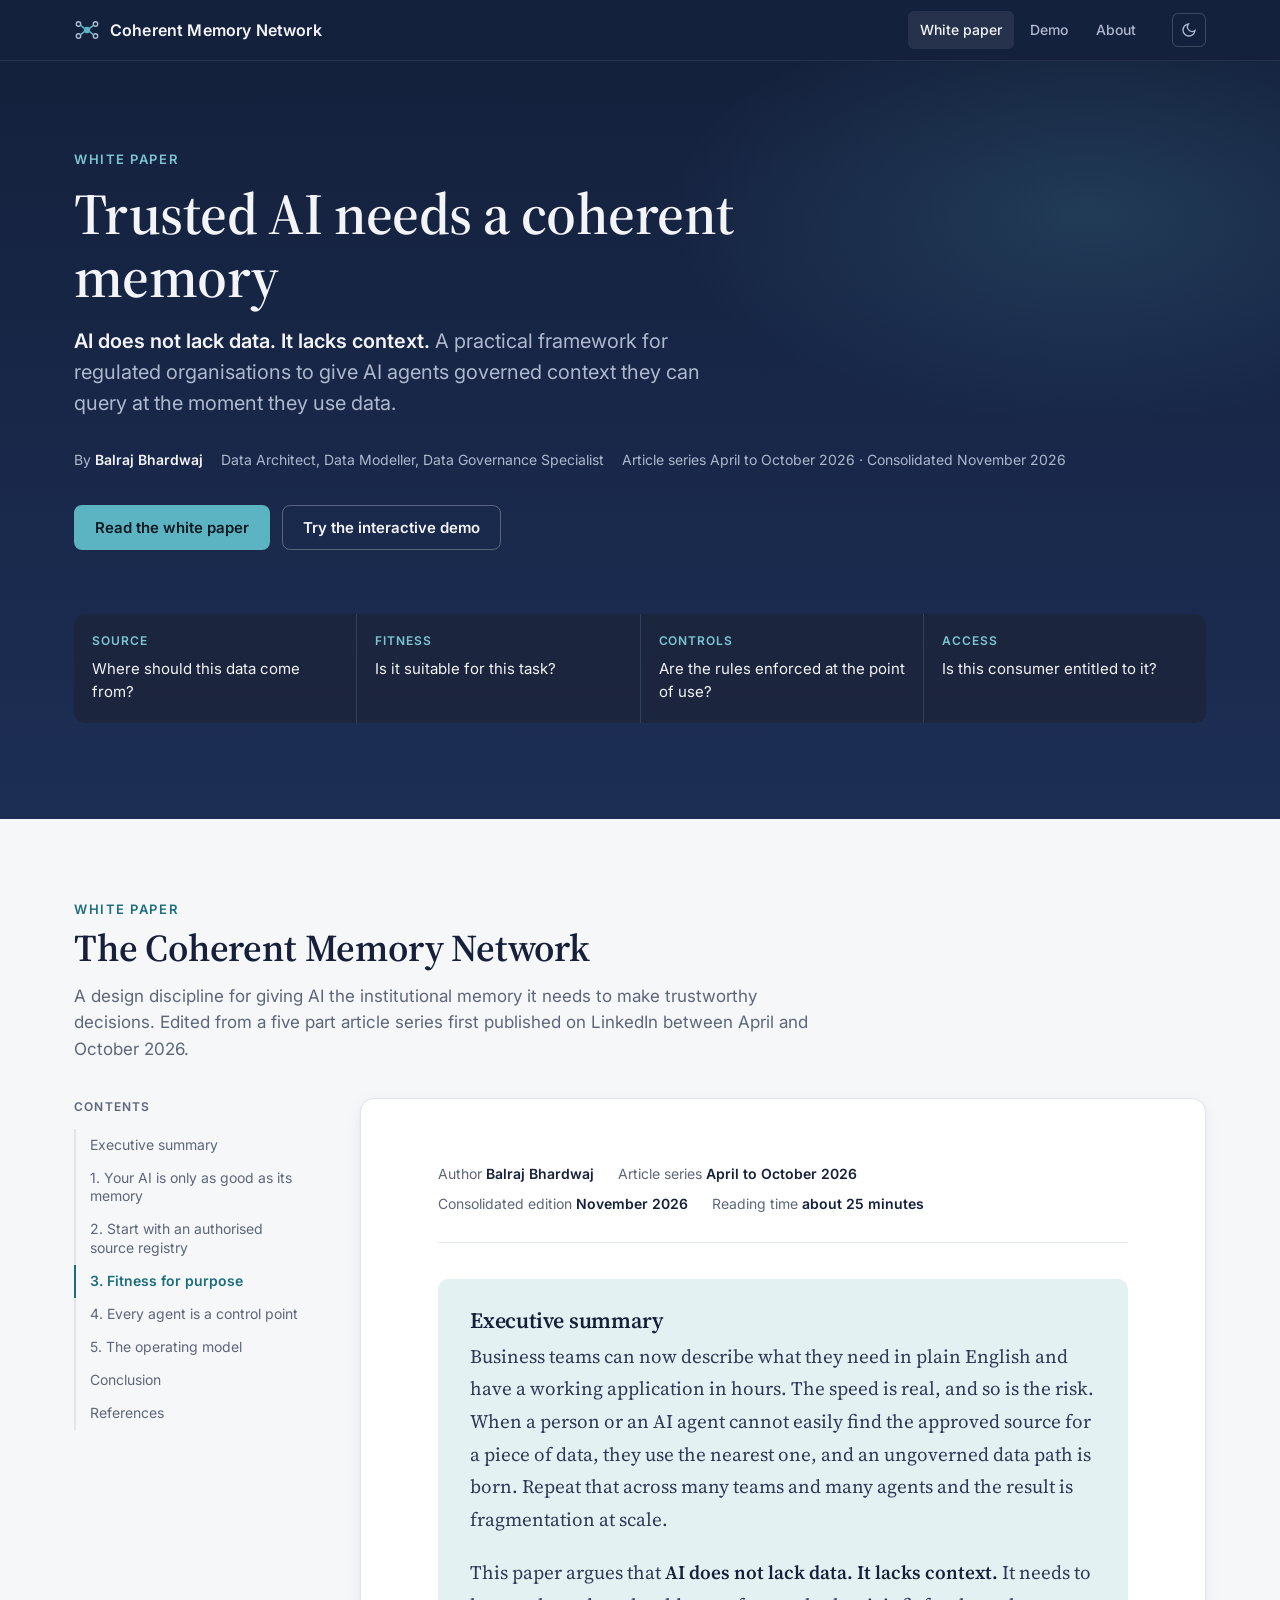
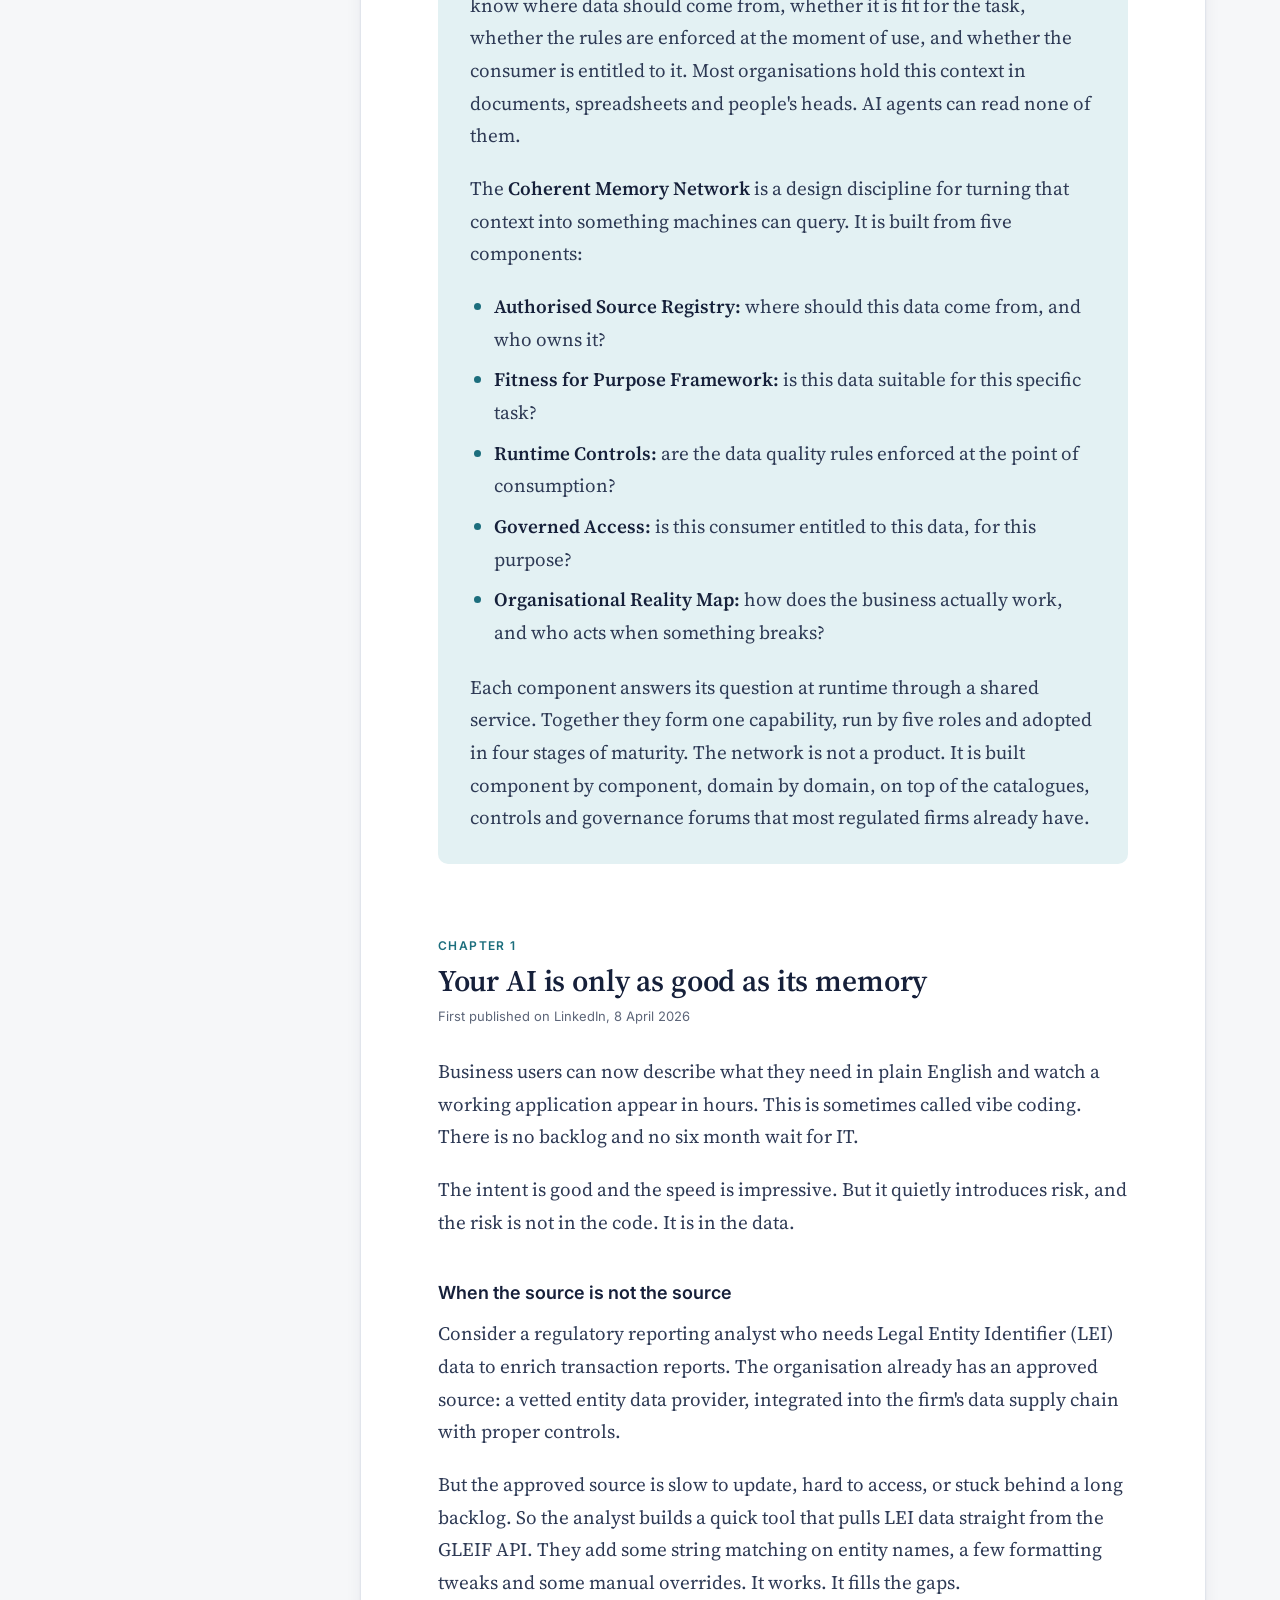
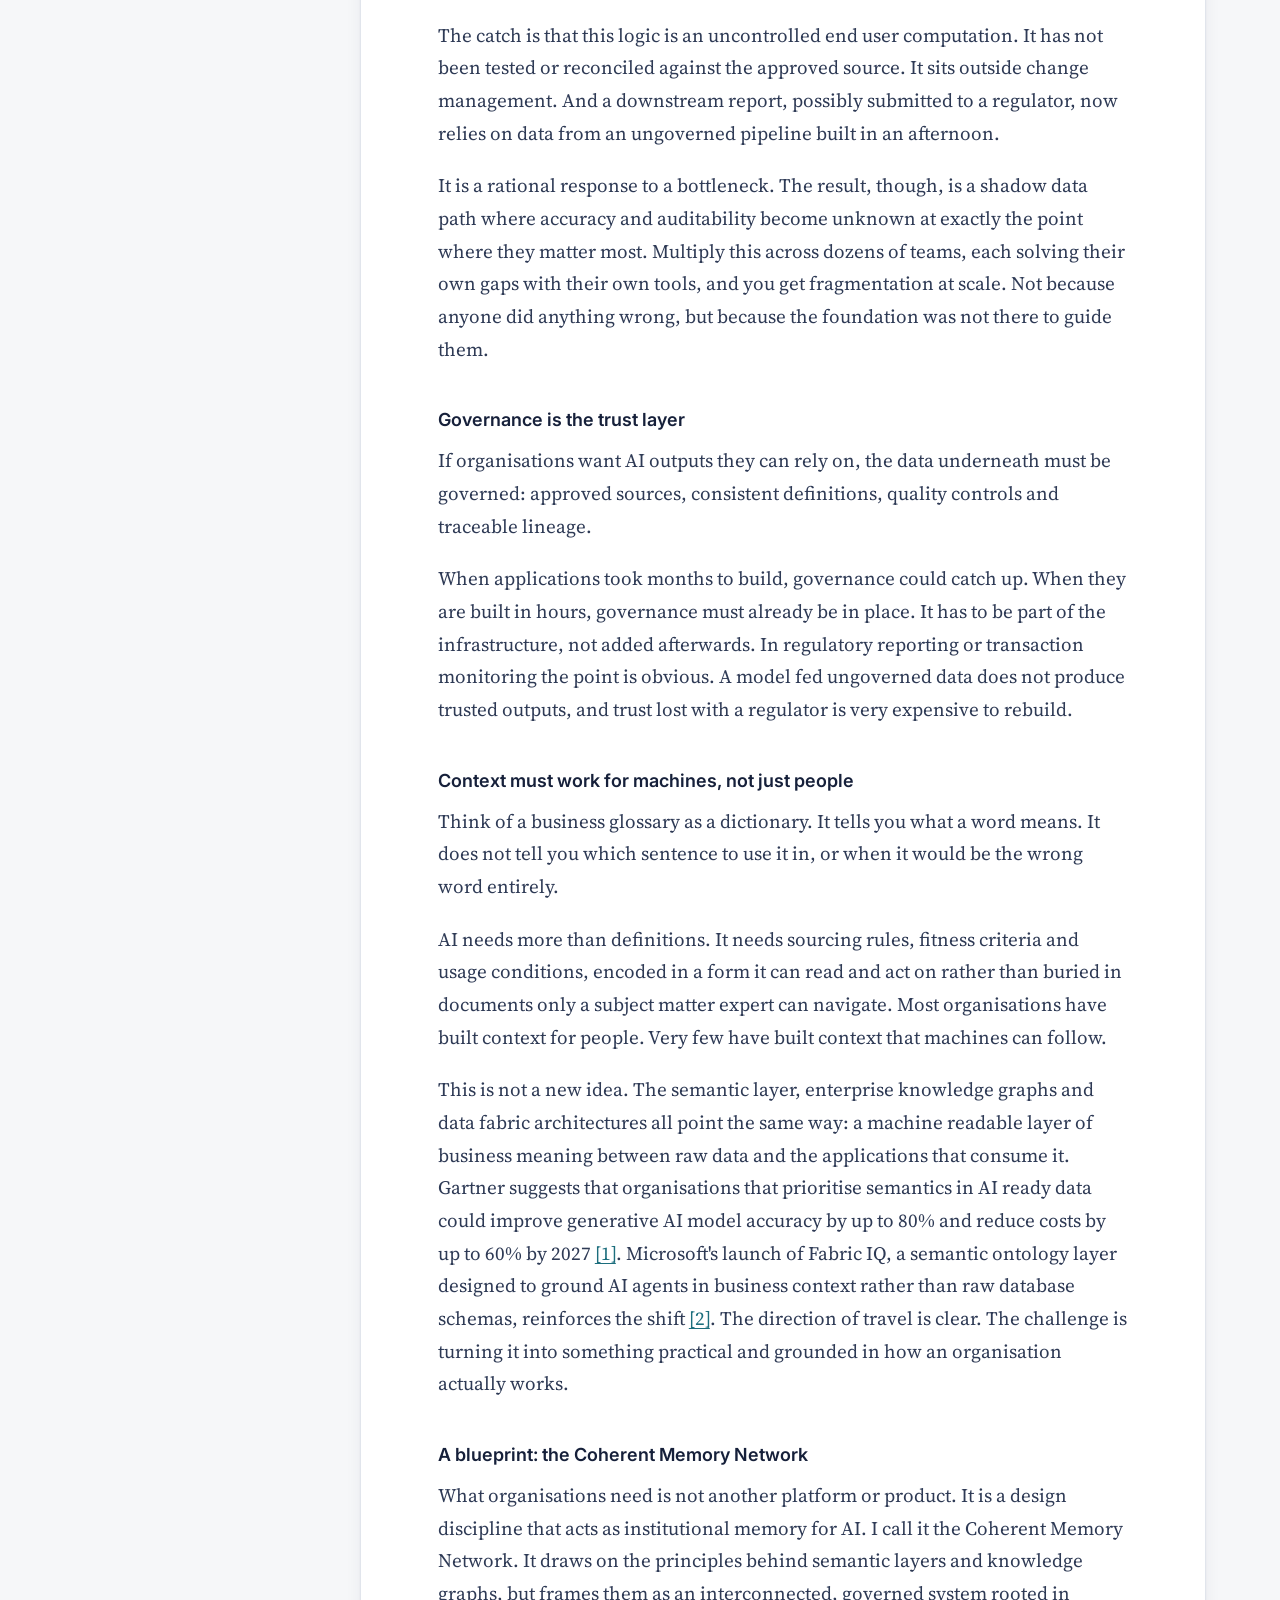
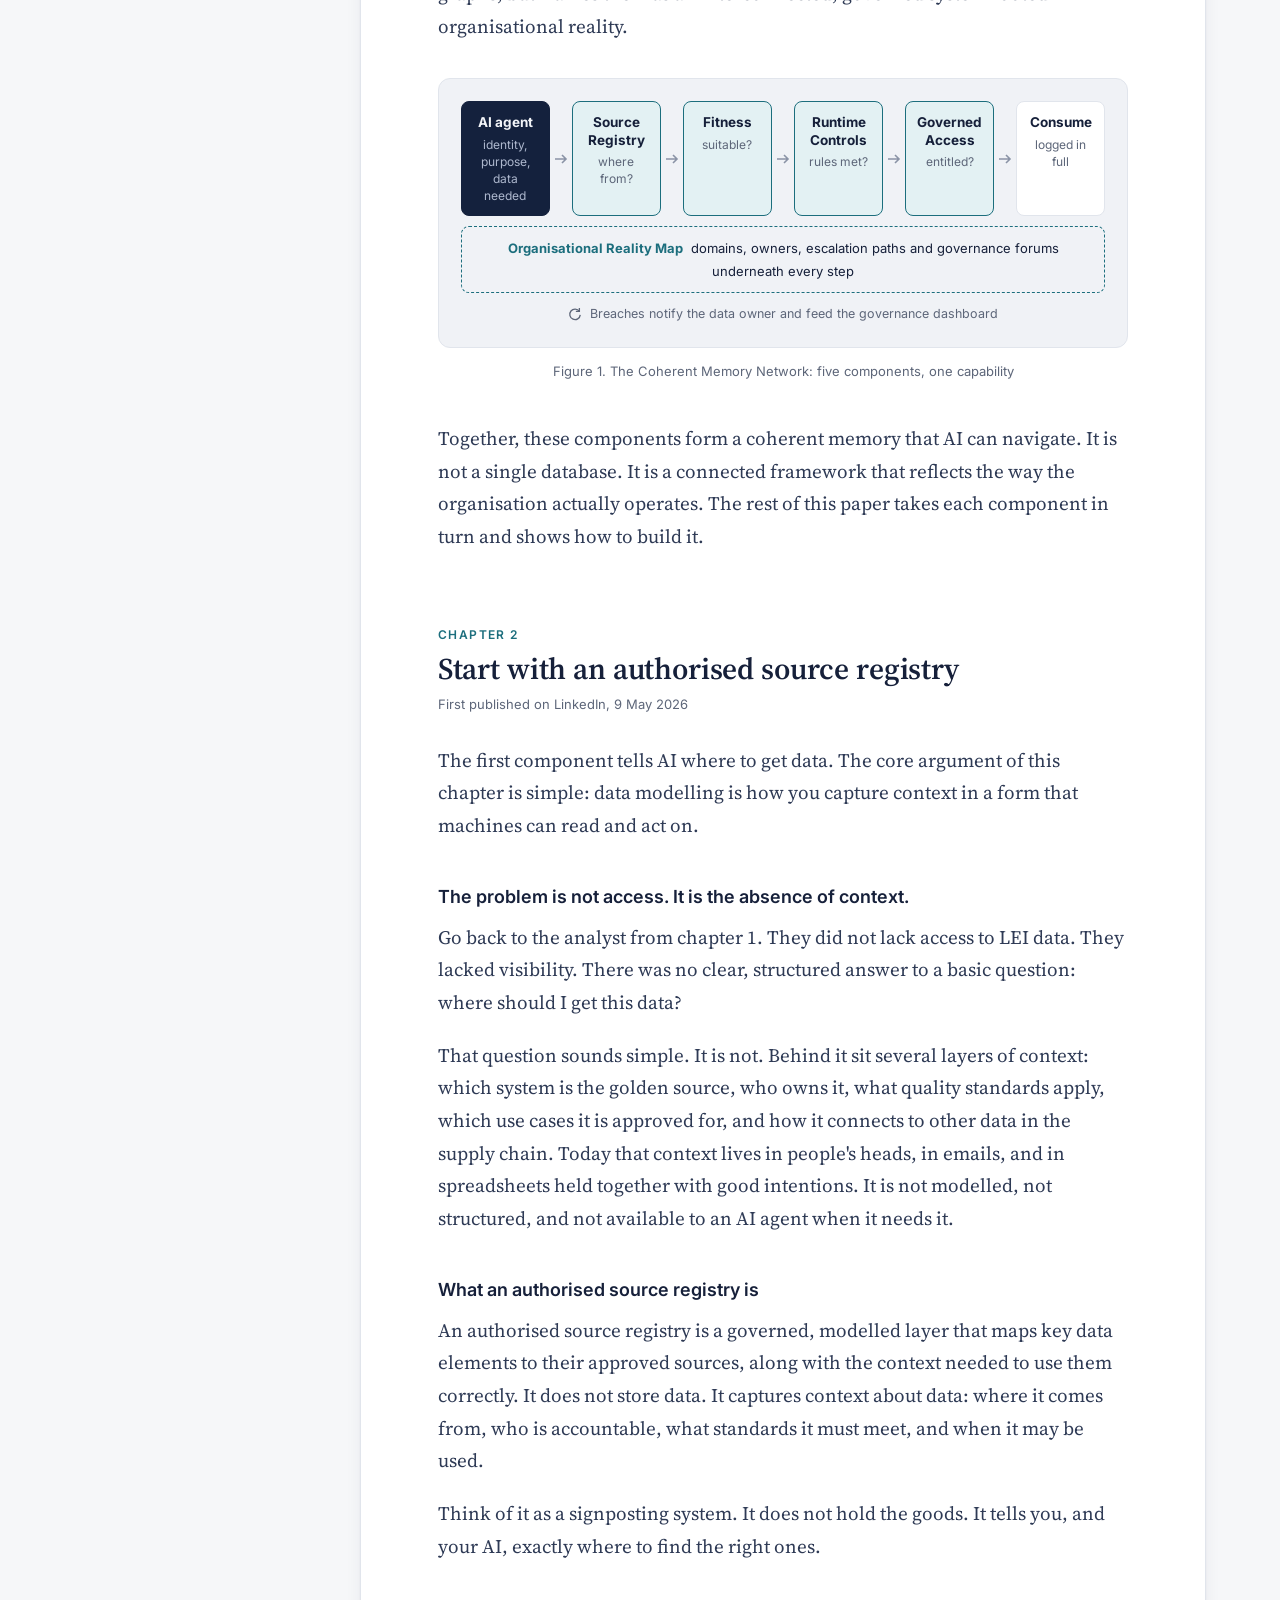
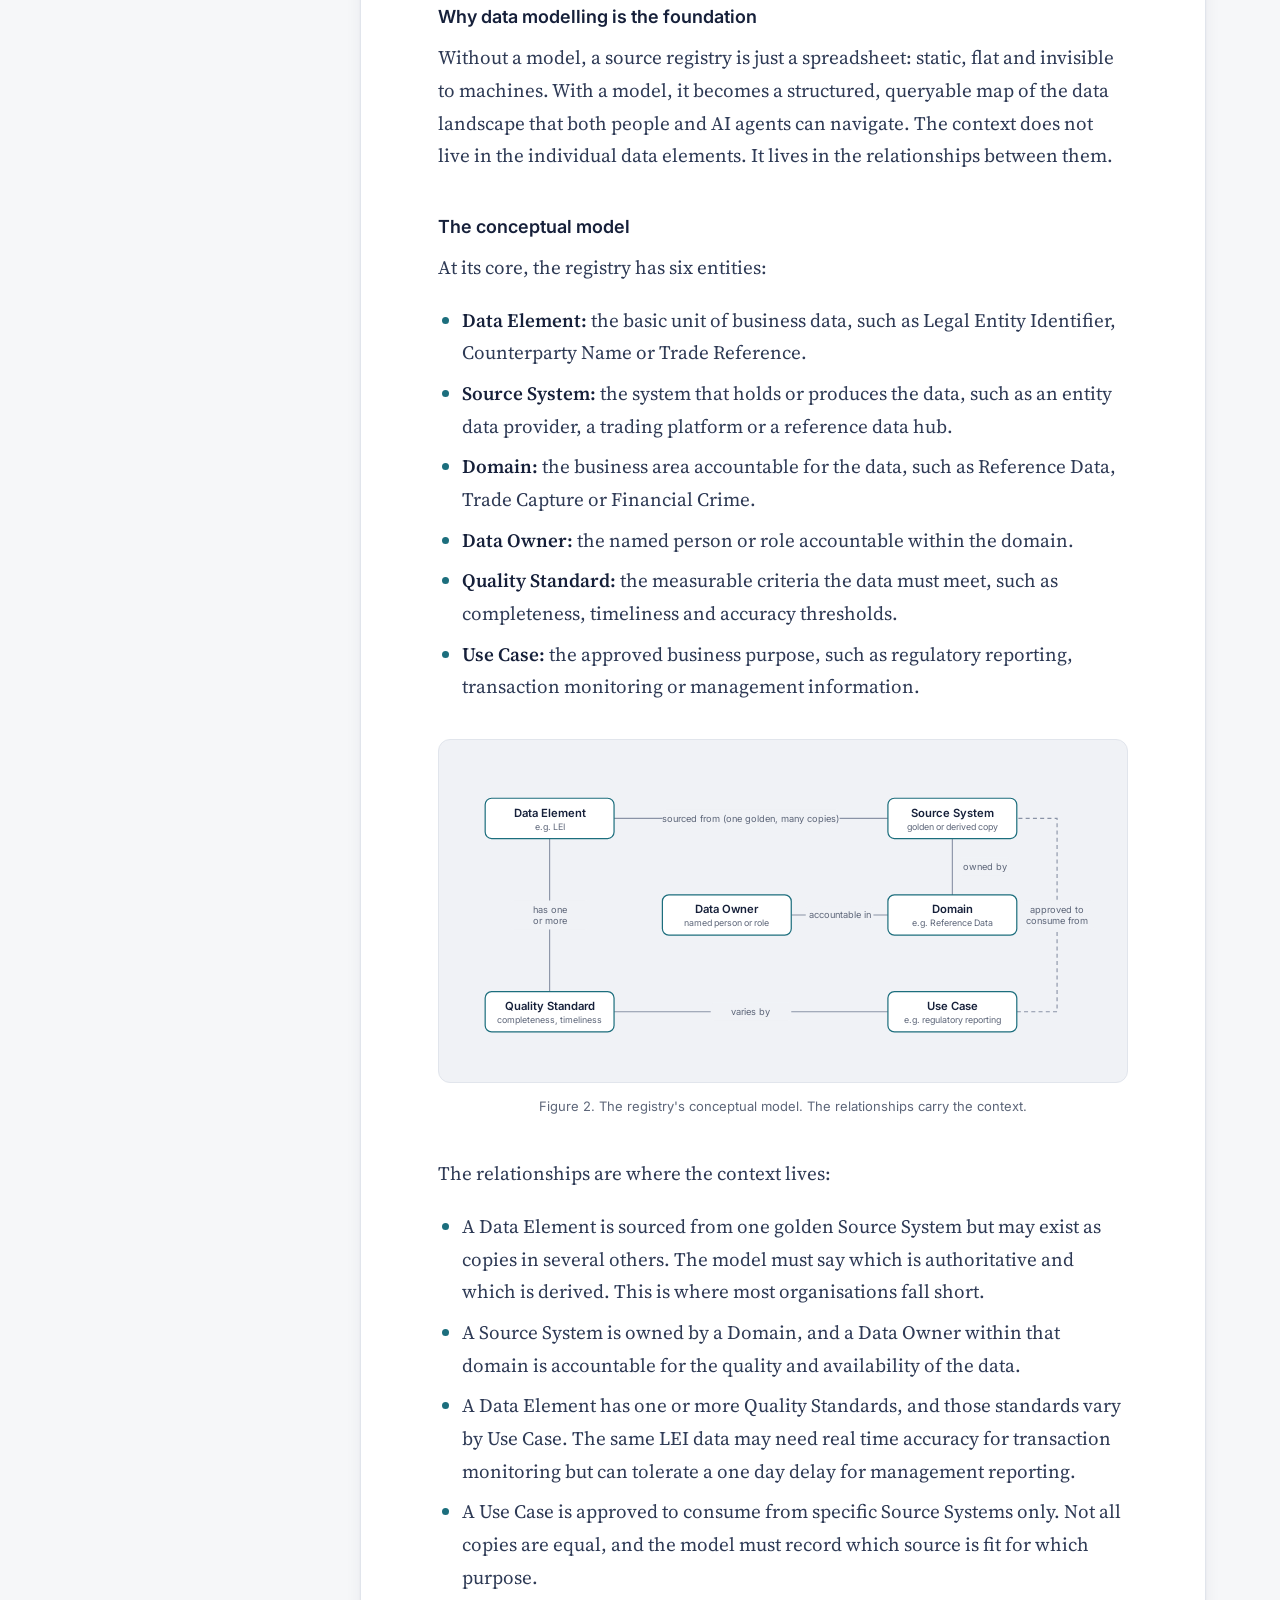
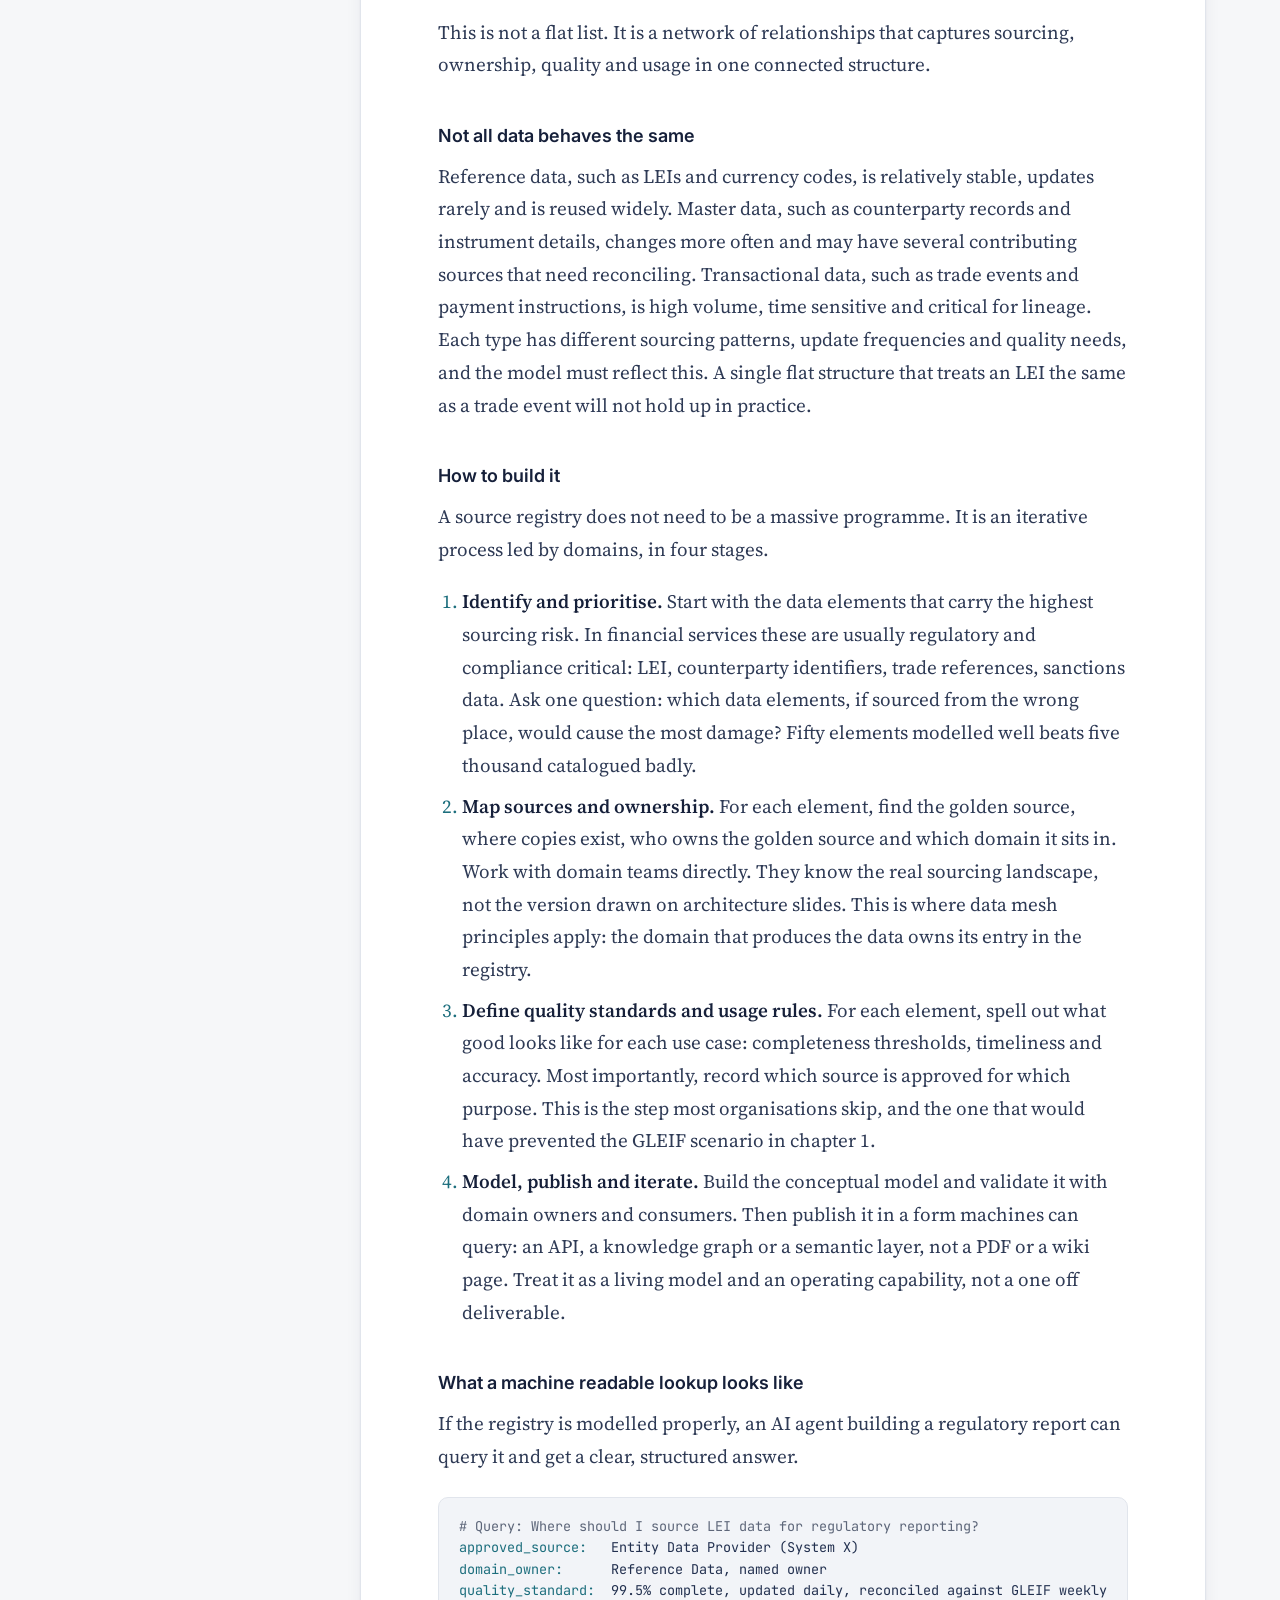
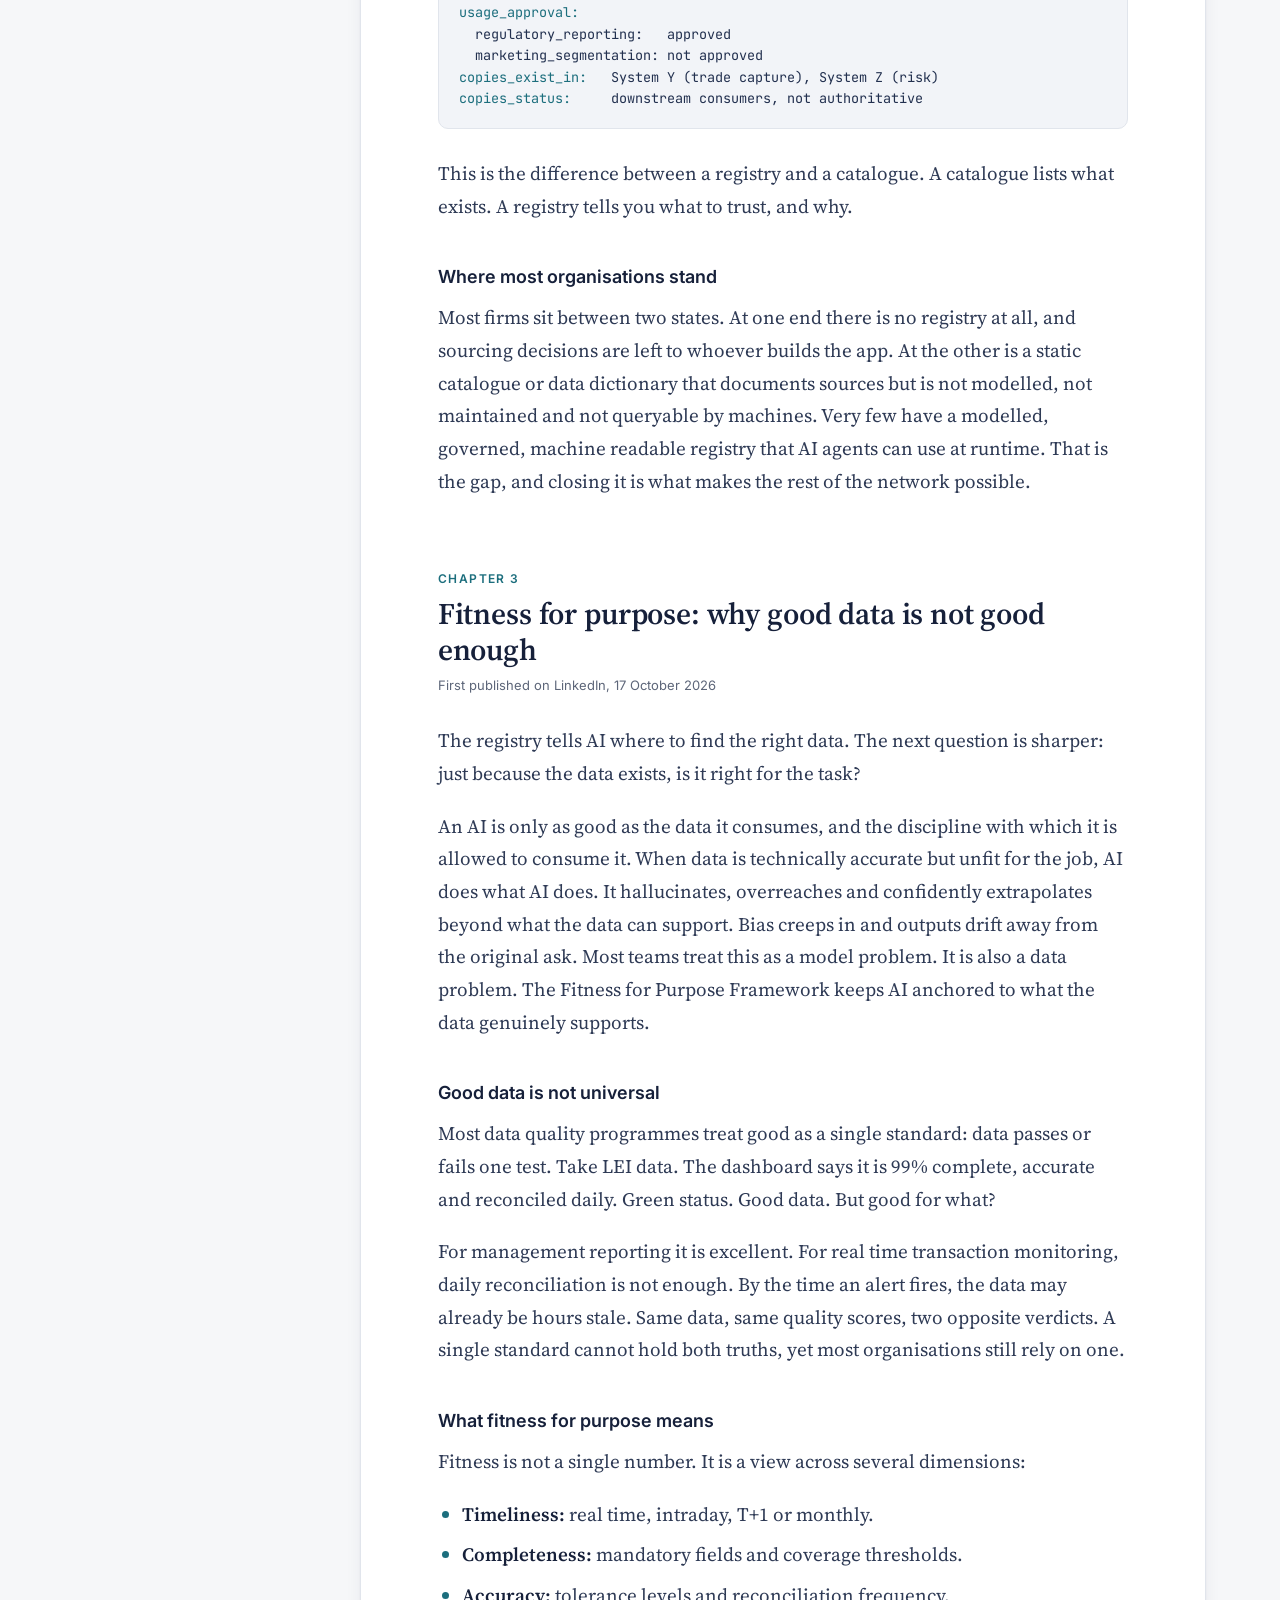
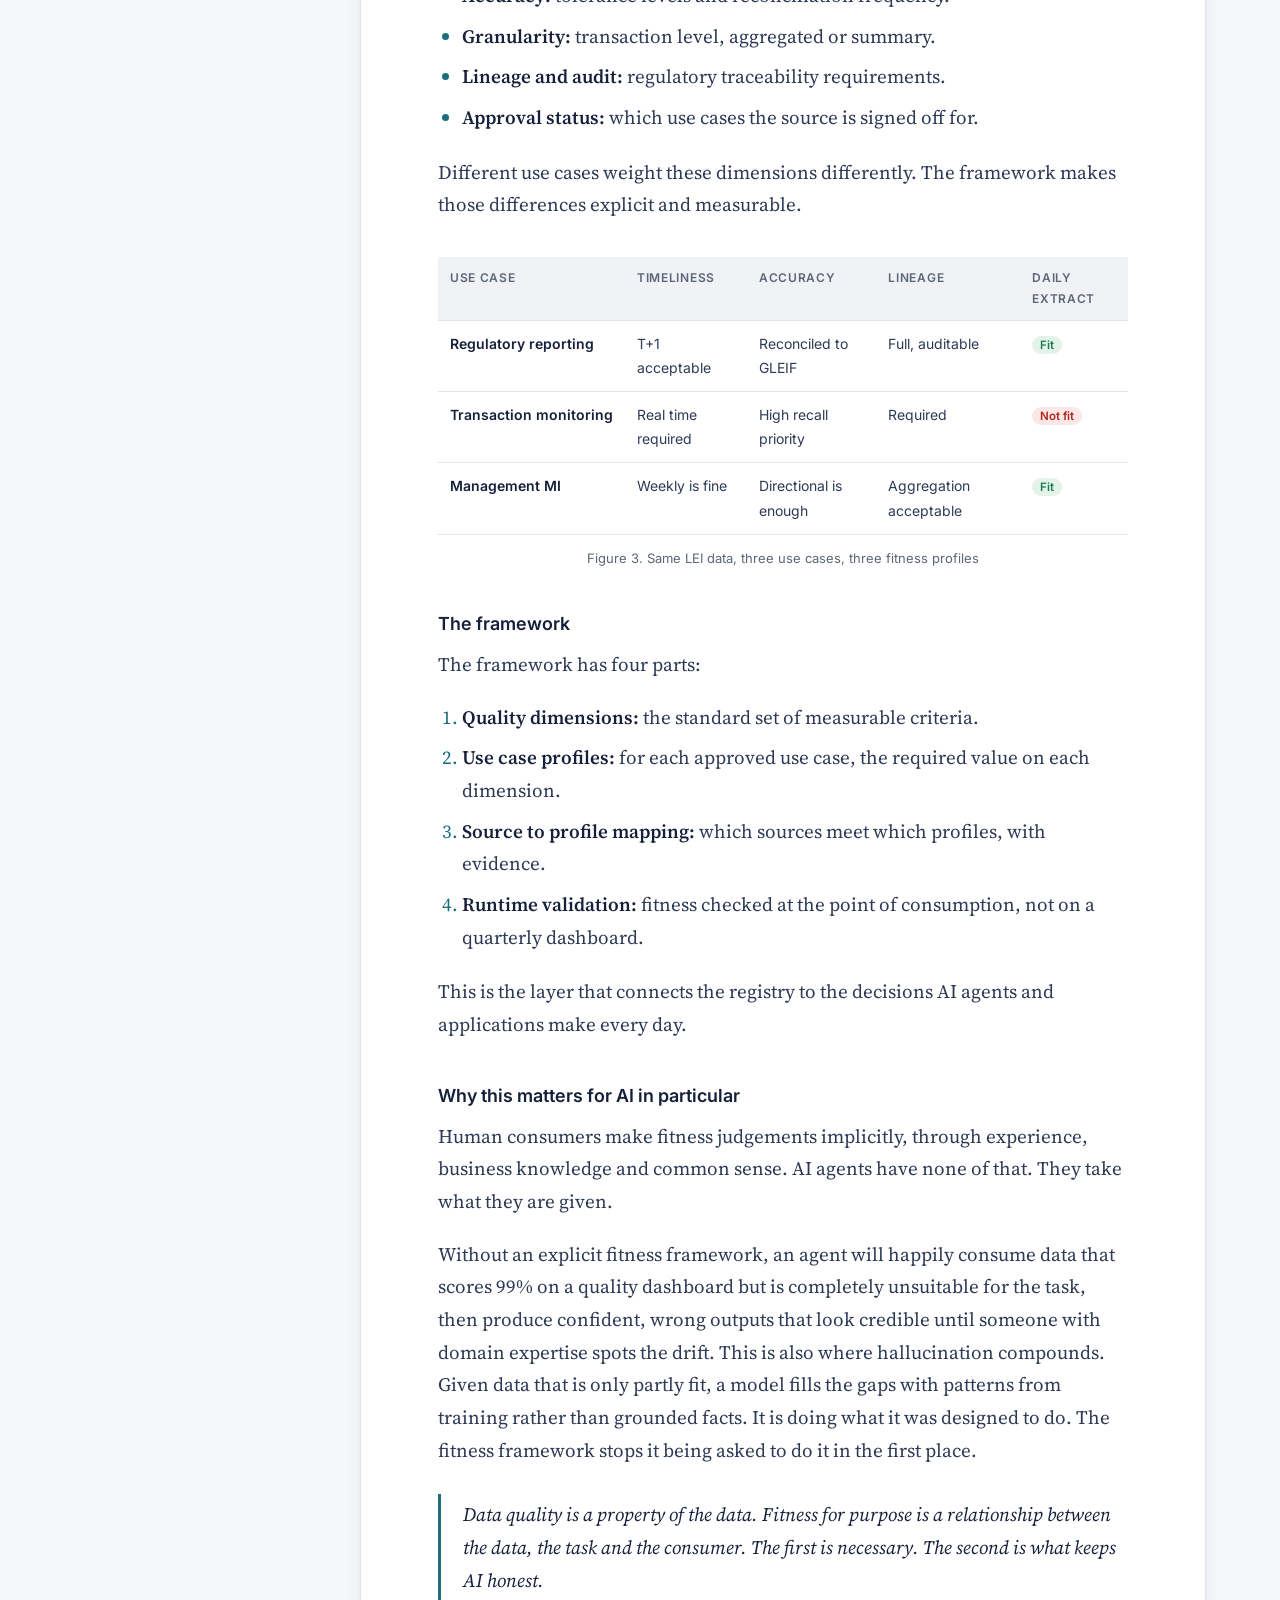
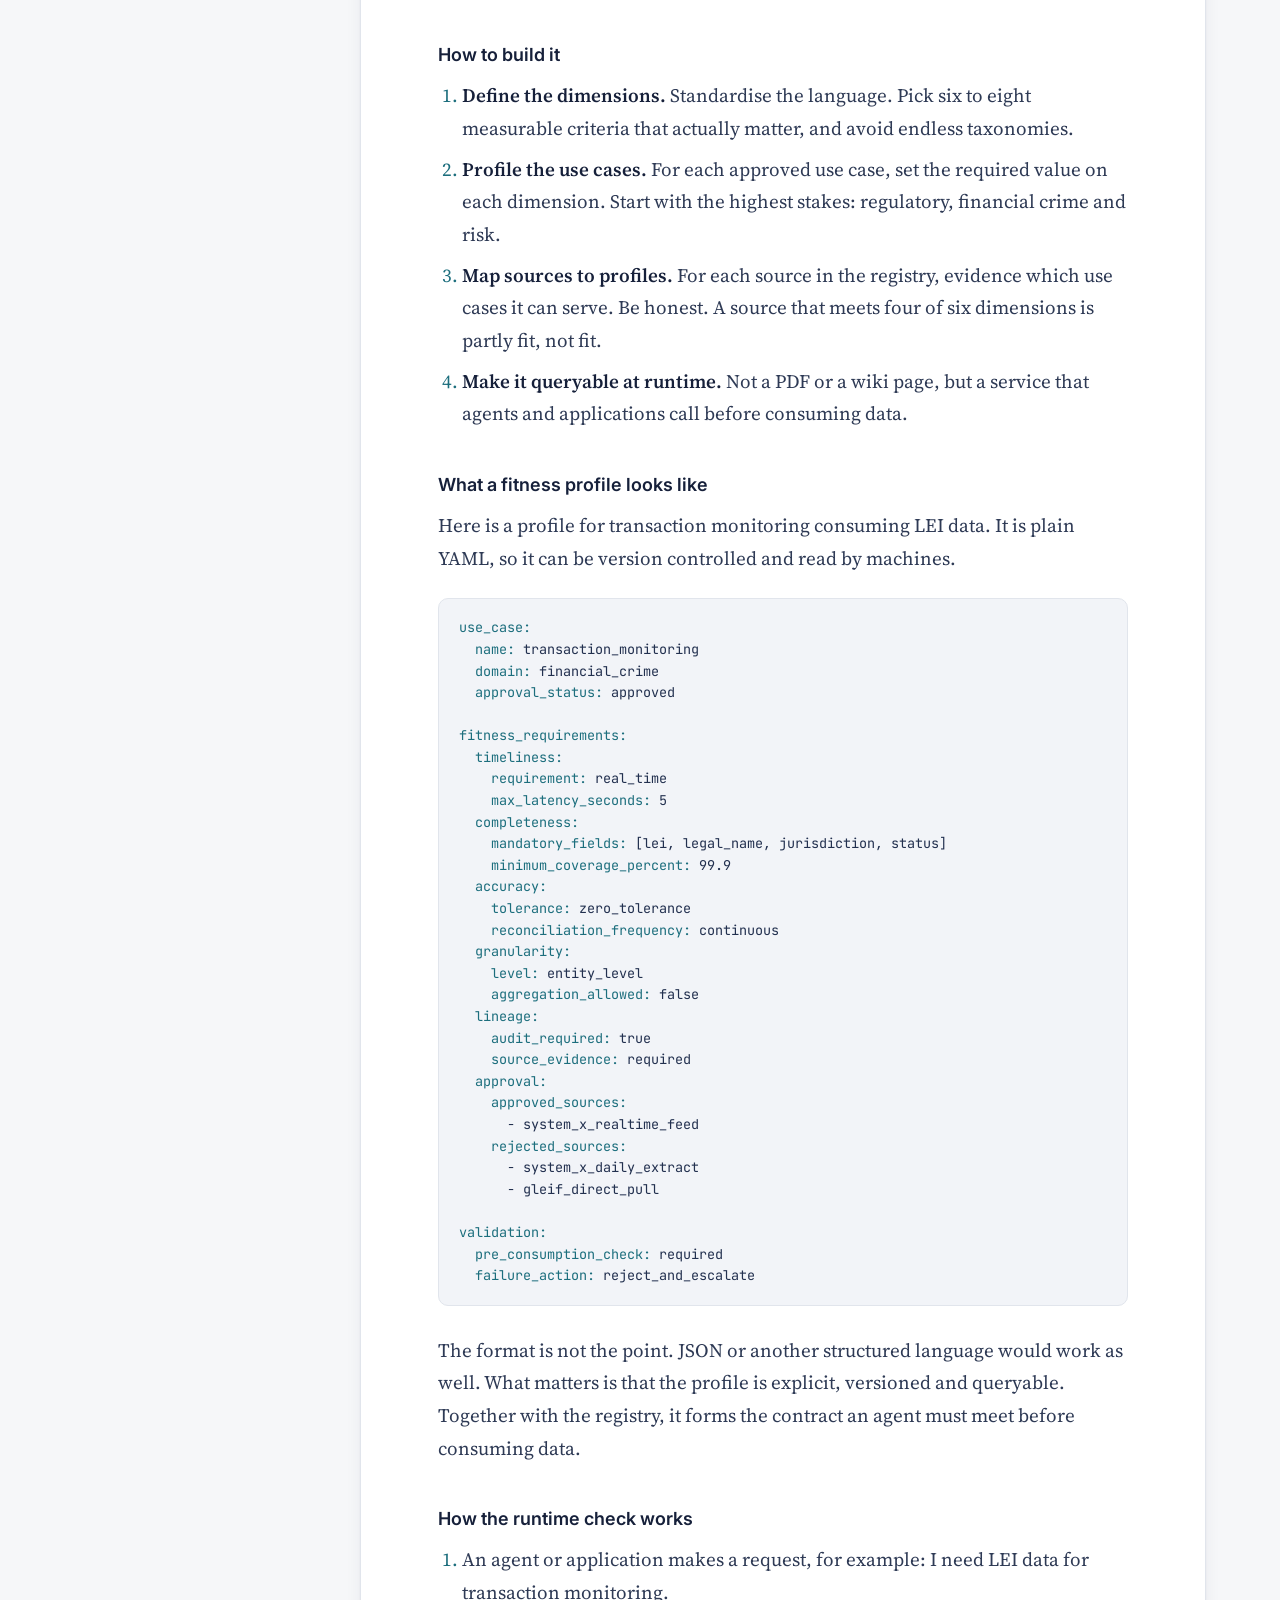
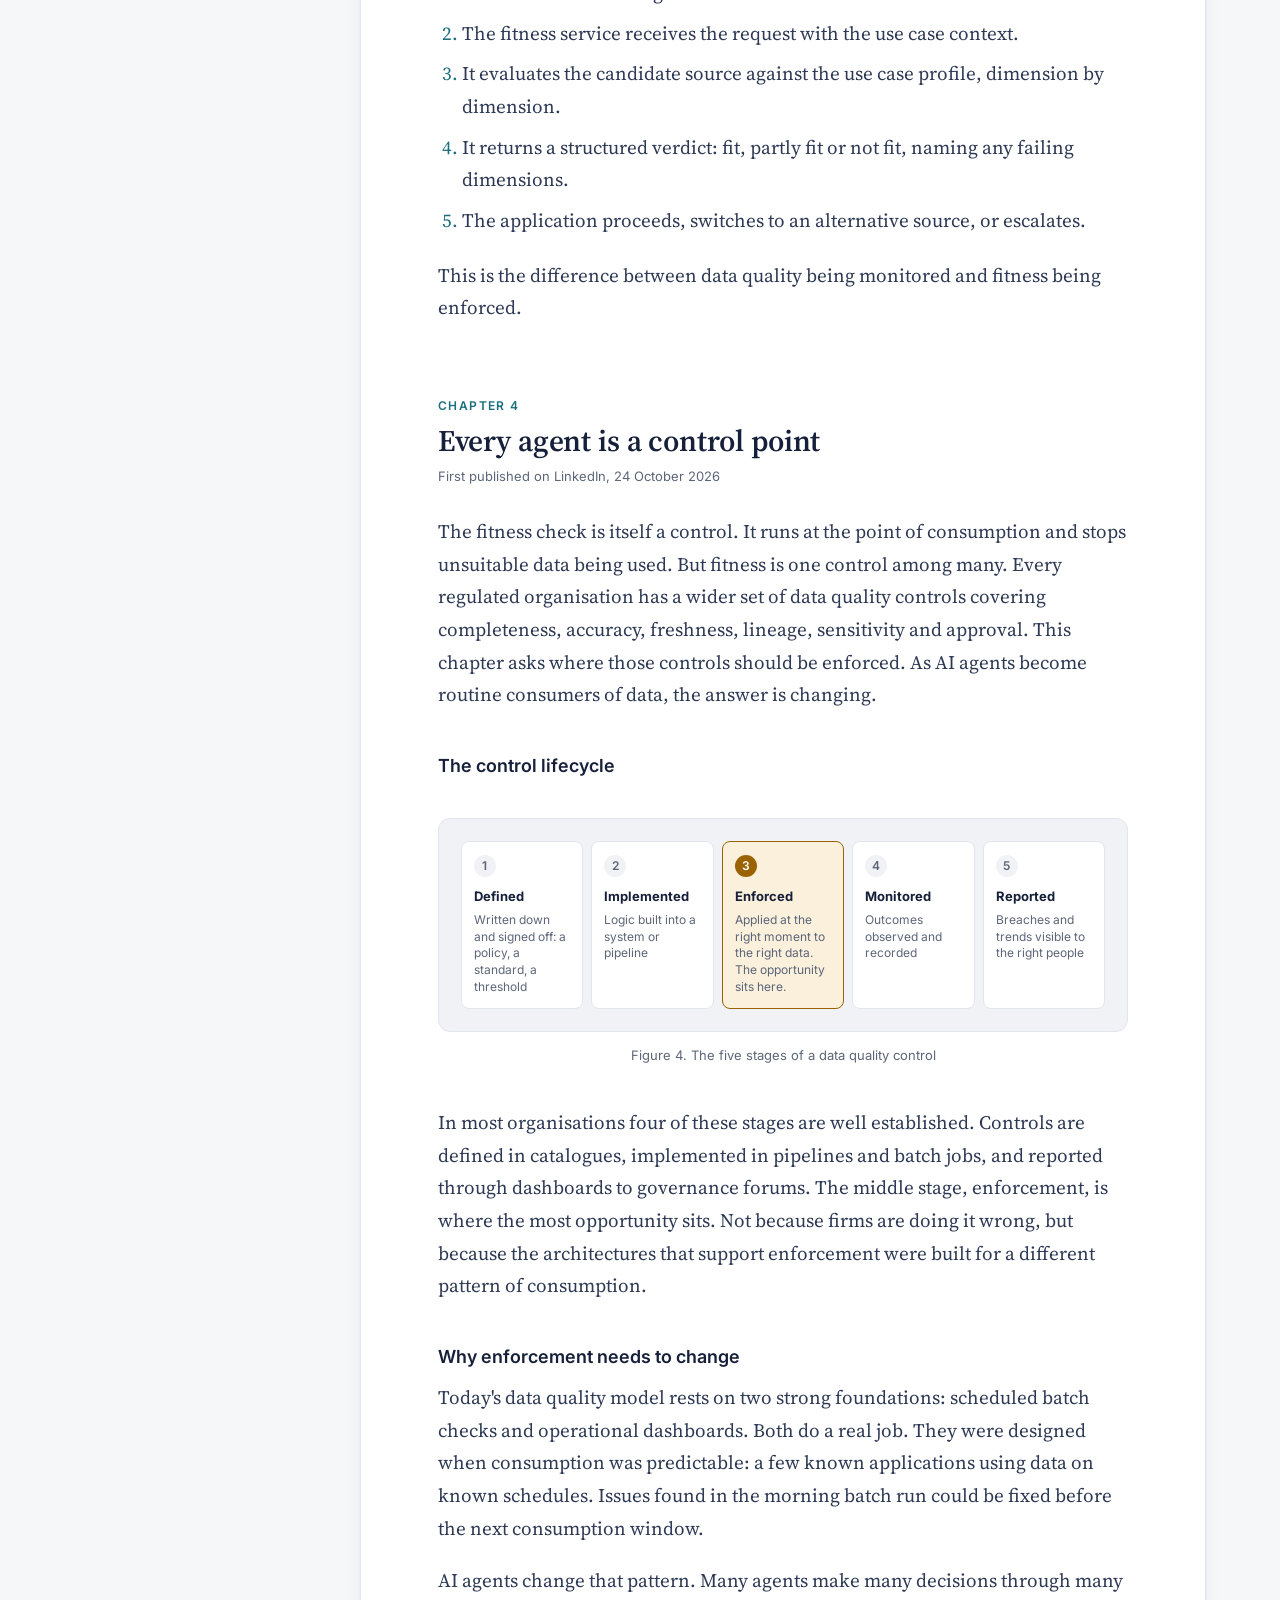
<file: index.html>
<!doctype html>
<html lang="en-GB">
<head>
<meta charset="utf-8">
<meta name="viewport" content="width=device-width, initial-scale=1">
<title>Coherent Memory Network: Trusted AI and Data Governance White Paper</title>
<meta name="description" content="AI does not lack data, it lacks context. A white paper by Balraj Bhardwaj on governing the data AI agents use in regulated firms, with an interactive demo.">
<meta name="author" content="Balraj Bhardwaj">
<meta name="robots" content="index, follow">
<meta name="google-site-verification" content="2oEiGTmdtfH_NndS3IIATHCNDjxo53b1gf-AaYbcwNk">
<meta name="keywords" content="data governance, AI governance, trusted AI, AI agents, data quality controls, authorised source registry, fitness for purpose, data lineage, regulatory reporting, financial services">
<link rel="canonical" href="https://balrajbhardwaj.github.io/coherent-memory-network/">
<meta name="theme-color" content="#14213D">
<link rel="icon" href="assets/icon.svg" type="image/svg+xml">

<!-- Social sharing (LinkedIn, X, Slack, Teams) -->
<meta property="og:type" content="article">
<meta property="og:site_name" content="Coherent Memory Network">
<meta property="og:title" content="Trusted AI needs a coherent memory">
<meta property="og:description" content="A practical framework for regulated organisations to give AI agents governed context they can query at the moment they use data.">
<meta property="og:url" content="https://balrajbhardwaj.github.io/coherent-memory-network/">
<meta property="og:image" content="https://balrajbhardwaj.github.io/coherent-memory-network/assets/share.png">
<meta property="og:image:width" content="1200">
<meta property="og:image:height" content="630">
<meta property="og:image:alt" content="Coherent Memory Network: trusted AI needs a coherent memory. White paper by Balraj Bhardwaj.">
<meta property="og:locale" content="en_GB">
<meta property="article:author" content="https://www.linkedin.com/in/bal8/">
<meta property="article:published_time" content="2026-04-08">
<meta property="article:modified_time" content="2026-11-19">
<meta name="twitter:card" content="summary_large_image">
<meta name="twitter:title" content="Trusted AI needs a coherent memory">
<meta name="twitter:description" content="A practical framework for regulated organisations to give AI agents governed context they can query at the moment they use data.">
<meta name="twitter:image" content="https://balrajbhardwaj.github.io/coherent-memory-network/assets/share.png">

<!-- Structured data for search engines -->
<script type="application/ld+json">
{
  "@context": "https://schema.org",
  "@type": "Article",
  "headline": "Trusted AI needs a coherent memory: the Coherent Memory Network",
  "description": "A white paper on giving AI agents governed context in regulated organisations, covering an authorised source registry, fitness for purpose profiles, runtime data quality controls, governed access and an operating model.",
  "image": "https://balrajbhardwaj.github.io/coherent-memory-network/assets/share.png",
  "datePublished": "2026-04-08",
  "dateModified": "2026-11-19",
  "inLanguage": "en-GB",
  "mainEntityOfPage": "https://balrajbhardwaj.github.io/coherent-memory-network/",
  "author": {
    "@type": "Person",
    "name": "Balraj Bhardwaj",
    "jobTitle": "Data Architect, Data Modeller, Data Governance Specialist",
    "url": "https://www.linkedin.com/in/bal8/",
    "sameAs": ["https://www.linkedin.com/in/bal8/", "https://github.com/balrajbhardwaj"]
  },
  "keywords": "data governance, AI governance, trusted AI, AI agents, data quality, authorised source registry, fitness for purpose, regulatory reporting",
  "about": ["Data governance", "Artificial intelligence", "Data quality"]
}
</script>
<link rel="preconnect" href="https://fonts.googleapis.com">
<link rel="preconnect" href="https://fonts.gstatic.com" crossorigin>
<link href="https://fonts.googleapis.com/css2?family=Inter:wght@400;500;600;700&family=Source+Serif+4:ital,opsz,wght@0,8..60,400;0,8..60,600;1,8..60,400&family=JetBrains+Mono:wght@400;500&display=swap" rel="stylesheet">
<link rel="stylesheet" href="assets/site.css">
</head>
<body>

<nav class="site-nav" aria-label="Main">
  <div class="wrap">
    <a class="brand" href="#top" aria-label="Coherent Memory Network, home">
      <svg class="brand-mark" viewBox="0 0 26 26" aria-hidden="true"><circle cx="13" cy="13" r="3.2" fill="#5CB4C3"/><circle cx="4.5" cy="7" r="2.2" fill="none" stroke="#AEB8CE" stroke-width="1.4"/><circle cx="21.5" cy="7" r="2.2" fill="none" stroke="#AEB8CE" stroke-width="1.4"/><circle cx="4.5" cy="19" r="2.2" fill="none" stroke="#AEB8CE" stroke-width="1.4"/><circle cx="21.5" cy="19" r="2.2" fill="none" stroke="#AEB8CE" stroke-width="1.4"/><path d="M6.4 8.1 10.3 11.4M19.6 8.1 15.7 11.4M6.4 17.9 10.3 14.6M19.6 17.9 15.7 14.6" stroke="#5CB4C3" stroke-width="1.4"/></svg>
      <span>Coherent Memory Network</span>
    </a>
    <div class="nav-links">
      <a href="#paper" class="keep" data-nav>White paper</a>
      <a href="demo.html" class="keep">Demo</a>
      <a href="#about" data-nav>About</a>
    </div>
    <button class="theme-btn" id="themeBtn" type="button" aria-label="Switch colour theme" title="Switch colour theme">
      <svg width="16" height="16" viewBox="0 0 24 24" fill="none" stroke="currentColor" stroke-width="2" aria-hidden="true"><path d="M21 12.8A9 9 0 1 1 11.2 3a7 7 0 0 0 9.8 9.8z"/></svg>
    </button>
  </div>
</nav>

<header class="hero" id="top">
  <div class="wrap">
    <div class="eyebrow">White paper</div>
    <h1>Trusted AI needs a coherent memory</h1>
    <p class="lede"><strong>AI does not lack data. It lacks context.</strong> A practical framework for regulated organisations to give AI agents governed context they can query at the moment they use data.</p>
    <div class="byline"><span>By <b>Balraj Bhardwaj</b></span><span>Data Architect, Data Modeller, Data Governance Specialist</span><span>Article series April to October 2026 · Consolidated November 2026</span></div>
    <div class="actions">
      <a class="btn btn-primary" href="#paper">Read the white paper</a>
      <a class="btn btn-ghost" href="demo.html">Try the interactive demo</a>
    </div>
    <div class="hero-q" role="list" aria-label="The four questions the network answers">
      <div role="listitem"><span>Source</span><p>Where should this data come from?</p></div>
      <div role="listitem"><span>Fitness</span><p>Is it suitable for this task?</p></div>
      <div role="listitem"><span>Controls</span><p>Are the rules enforced at the point of use?</p></div>
      <div role="listitem"><span>Access</span><p>Is this consumer entitled to it?</p></div>
    </div>
  </div>
</header>

<main>
<section class="block" id="paper" aria-labelledby="paper-title">
  <div class="wrap">
    <div class="section-head">
      <div class="eyebrow">White paper</div>
      <h2 id="paper-title">The Coherent Memory Network</h2>
      <p>A design discipline for giving AI the institutional memory it needs to make trustworthy decisions. Edited from a five part article series first published on LinkedIn between April and October 2026.</p>
    </div>

    <div class="paper-grid">
      <aside class="toc" aria-label="Contents">
        <p class="toc-title">Contents</p>
        <ol>
          <li><a href="#summary">Executive summary</a></li>
          <li><a href="#ch1">1. Your AI is only as good as its memory</a></li>
          <li><a href="#ch2">2. Start with an authorised source registry</a></li>
          <li><a href="#ch3">3. Fitness for purpose</a></li>
          <li><a href="#ch4">4. Every agent is a control point</a></li>
          <li><a href="#ch5">5. The operating model</a></li>
          <li><a href="#conclusion">Conclusion</a></li>
          <li><a href="#references">References</a></li>
        </ol>
      </aside>

      <article class="paper">
        <div class="paper-meta">
          <span>Author <b>Balraj Bhardwaj</b></span>
          <span>Article series <b>April to October 2026</b></span>
          <span>Consolidated edition <b>November 2026</b></span>
          <span>Reading time <b>about 25 minutes</b></span>
        </div>

        <div class="prose">

<div class="summary" id="summary">
<h2>Executive summary</h2>
<p>Business teams can now describe what they need in plain English and have a working application in hours. The speed is real, and so is the risk. When a person or an AI agent cannot easily find the approved source for a piece of data, they use the nearest one, and an ungoverned data path is born. Repeat that across many teams and many agents and the result is fragmentation at scale.</p>
<p>This paper argues that <strong>AI does not lack data. It lacks context.</strong> It needs to know where data should come from, whether it is fit for the task, whether the rules are enforced at the moment of use, and whether the consumer is entitled to it. Most organisations hold this context in documents, spreadsheets and people's heads. AI agents can read none of them.</p>
<p>The <strong>Coherent Memory Network</strong> is a design discipline for turning that context into something machines can query. It is built from five components:</p>
<ul>
<li><strong>Authorised Source Registry:</strong> where should this data come from, and who owns it?</li>
<li><strong>Fitness for Purpose Framework:</strong> is this data suitable for this specific task?</li>
<li><strong>Runtime Controls:</strong> are the data quality rules enforced at the point of consumption?</li>
<li><strong>Governed Access:</strong> is this consumer entitled to this data, for this purpose?</li>
<li><strong>Organisational Reality Map:</strong> how does the business actually work, and who acts when something breaks?</li>
</ul>
<p>Each component answers its question at runtime through a shared service. Together they form one capability, run by five roles and adopted in four stages of maturity. The network is not a product. It is built component by component, domain by domain, on top of the catalogues, controls and governance forums that most regulated firms already have.</p>
</div>

<span class="chap" id="ch1">Chapter 1</span>
<h2>Your AI is only as good as its memory</h2>
<p class="chap-src">First published on LinkedIn, 8 April 2026</p>

<p>Business users can now describe what they need in plain English and watch a working application appear in hours. This is sometimes called vibe coding. There is no backlog and no six month wait for IT.</p>
<p>The intent is good and the speed is impressive. But it quietly introduces risk, and the risk is not in the code. It is in the data.</p>

<h3>When the source is not the source</h3>
<p>Consider a regulatory reporting analyst who needs Legal Entity Identifier (LEI) data to enrich transaction reports. The organisation already has an approved source: a vetted entity data provider, integrated into the firm's data supply chain with proper controls.</p>
<p>But the approved source is slow to update, hard to access, or stuck behind a long backlog. So the analyst builds a quick tool that pulls LEI data straight from the GLEIF API. They add some string matching on entity names, a few formatting tweaks and some manual overrides. It works. It fills the gaps.</p>
<p>The catch is that this logic is an uncontrolled end user computation. It has not been tested or reconciled against the approved source. It sits outside change management. And a downstream report, possibly submitted to a regulator, now relies on data from an ungoverned pipeline built in an afternoon.</p>
<p>It is a rational response to a bottleneck. The result, though, is a shadow data path where accuracy and auditability become unknown at exactly the point where they matter most. Multiply this across dozens of teams, each solving their own gaps with their own tools, and you get fragmentation at scale. Not because anyone did anything wrong, but because the foundation was not there to guide them.</p>

<h3>Governance is the trust layer</h3>
<p>If organisations want AI outputs they can rely on, the data underneath must be governed: approved sources, consistent definitions, quality controls and traceable lineage.</p>
<p>When applications took months to build, governance could catch up. When they are built in hours, governance must already be in place. It has to be part of the infrastructure, not added afterwards. In regulatory reporting or transaction monitoring the point is obvious. A model fed ungoverned data does not produce trusted outputs, and trust lost with a regulator is very expensive to rebuild.</p>

<h3>Context must work for machines, not just people</h3>
<p>Think of a business glossary as a dictionary. It tells you what a word means. It does not tell you which sentence to use it in, or when it would be the wrong word entirely.</p>
<p>AI needs more than definitions. It needs sourcing rules, fitness criteria and usage conditions, encoded in a form it can read and act on rather than buried in documents only a subject matter expert can navigate. Most organisations have built context for people. Very few have built context that machines can follow.</p>
<p>This is not a new idea. The semantic layer, enterprise knowledge graphs and data fabric architectures all point the same way: a machine readable layer of business meaning between raw data and the applications that consume it. Gartner suggests that organisations that prioritise semantics in AI ready data could improve generative AI model accuracy by up to 80% and reduce costs by up to 60% by 2027 <a href="#ref1">[1]</a>. Microsoft's launch of Fabric IQ, a semantic ontology layer designed to ground AI agents in business context rather than raw database schemas, reinforces the shift <a href="#ref2">[2]</a>. The direction of travel is clear. The challenge is turning it into something practical and grounded in how an organisation actually works.</p>

<h3>A blueprint: the Coherent Memory Network</h3>
<p>What organisations need is not another platform or product. It is a design discipline that acts as institutional memory for AI. I call it the Coherent Memory Network. It draws on the principles behind semantic layers and knowledge graphs, but frames them as an interconnected, governed system rooted in organisational reality.</p>

<figure>
  <div class="diagram-box">
    <div class="flow" role="img" aria-label="An AI agent's request passes through the source registry, fitness framework, runtime controls and governed access before data is consumed. The organisational reality map sits underneath, and breaches feed back to data owners.">
      <div class="flow-node agent"><b>AI agent</b><span>identity, purpose, data needed</span></div>
      <div class="flow-arrow" aria-hidden="true"><svg width="16" height="16" viewBox="0 0 16 16"><path d="M2 8h11m-4-4 4 4-4 4" stroke="currentColor" stroke-width="1.6" fill="none"/></svg></div>
      <div class="flow-node svc"><b>Source Registry</b><span>where from?</span></div>
      <div class="flow-arrow" aria-hidden="true"><svg width="16" height="16" viewBox="0 0 16 16"><path d="M2 8h11m-4-4 4 4-4 4" stroke="currentColor" stroke-width="1.6" fill="none"/></svg></div>
      <div class="flow-node svc"><b>Fitness</b><span>suitable?</span></div>
      <div class="flow-arrow" aria-hidden="true"><svg width="16" height="16" viewBox="0 0 16 16"><path d="M2 8h11m-4-4 4 4-4 4" stroke="currentColor" stroke-width="1.6" fill="none"/></svg></div>
      <div class="flow-node svc"><b>Runtime Controls</b><span>rules met?</span></div>
      <div class="flow-arrow" aria-hidden="true"><svg width="16" height="16" viewBox="0 0 16 16"><path d="M2 8h11m-4-4 4 4-4 4" stroke="currentColor" stroke-width="1.6" fill="none"/></svg></div>
      <div class="flow-node svc"><b>Governed Access</b><span>entitled?</span></div>
      <div class="flow-arrow" aria-hidden="true"><svg width="16" height="16" viewBox="0 0 16 16"><path d="M2 8h11m-4-4 4 4-4 4" stroke="currentColor" stroke-width="1.6" fill="none"/></svg></div>
      <div class="flow-node"><b>Consume</b><span>logged in full</span></div>
    </div>
    <div class="foundation"><b>Organisational Reality Map</b> &nbsp;domains, owners, escalation paths and governance forums underneath every step</div>
    <div class="feedback"><svg width="14" height="14" viewBox="0 0 16 16" aria-hidden="true"><path d="M13 5A6 6 0 1 0 14 9" stroke="currentColor" stroke-width="1.5" fill="none"/><path d="M13 1v4H9" stroke="currentColor" stroke-width="1.5" fill="none"/></svg>Breaches notify the data owner and feed the governance dashboard</div>
  </div>
  <figcaption>Figure 1. The Coherent Memory Network: five components, one capability</figcaption>
</figure>

<p>Together, these components form a coherent memory that AI can navigate. It is not a single database. It is a connected framework that reflects the way the organisation actually operates. The rest of this paper takes each component in turn and shows how to build it.</p>

<span class="chap" id="ch2">Chapter 2</span>
<h2>Start with an authorised source registry</h2>
<p class="chap-src">First published on LinkedIn, 9 May 2026</p>

<p>The first component tells AI where to get data. The core argument of this chapter is simple: data modelling is how you capture context in a form that machines can read and act on.</p>

<h3>The problem is not access. It is the absence of context.</h3>
<p>Go back to the analyst from chapter 1. They did not lack access to LEI data. They lacked visibility. There was no clear, structured answer to a basic question: where should I get this data?</p>
<p>That question sounds simple. It is not. Behind it sit several layers of context: which system is the golden source, who owns it, what quality standards apply, which use cases it is approved for, and how it connects to other data in the supply chain. Today that context lives in people's heads, in emails, and in spreadsheets held together with good intentions. It is not modelled, not structured, and not available to an AI agent when it needs it.</p>

<h3>What an authorised source registry is</h3>
<p>An authorised source registry is a governed, modelled layer that maps key data elements to their approved sources, along with the context needed to use them correctly. It does not store data. It captures context about data: where it comes from, who is accountable, what standards it must meet, and when it may be used.</p>
<p>Think of it as a signposting system. It does not hold the goods. It tells you, and your AI, exactly where to find the right ones.</p>

<h3>Why data modelling is the foundation</h3>
<p>Without a model, a source registry is just a spreadsheet: static, flat and invisible to machines. With a model, it becomes a structured, queryable map of the data landscape that both people and AI agents can navigate. The context does not live in the individual data elements. It lives in the relationships between them.</p>

<h3>The conceptual model</h3>
<p>At its core, the registry has six entities:</p>
<ul>
<li><strong>Data Element:</strong> the basic unit of business data, such as Legal Entity Identifier, Counterparty Name or Trade Reference.</li>
<li><strong>Source System:</strong> the system that holds or produces the data, such as an entity data provider, a trading platform or a reference data hub.</li>
<li><strong>Domain:</strong> the business area accountable for the data, such as Reference Data, Trade Capture or Financial Crime.</li>
<li><strong>Data Owner:</strong> the named person or role accountable within the domain.</li>
<li><strong>Quality Standard:</strong> the measurable criteria the data must meet, such as completeness, timeliness and accuracy thresholds.</li>
<li><strong>Use Case:</strong> the approved business purpose, such as regulatory reporting, transaction monitoring or management information.</li>
</ul>

<figure>
  <div class="diagram-box fig-scroll">
  <svg class="er" viewBox="0 0 800 370" role="img" aria-label="Conceptual model. A data element is sourced from a golden source system and may have copies elsewhere. A source system is owned by a domain. A data owner is accountable in the domain. A data element has quality standards, which vary by use case. A use case is approved to consume from specific source systems." style="min-width:640px;display:block;margin:0 auto">
    <path class="rel" d="M190 70 H530"/>
    <path class="rel" d="M610 95 V165"/>
    <path class="rel" d="M410 190 H530"/>
    <path class="rel" d="M110 95 V285"/>
    <path class="rel" d="M190 310 H530"/>
    <path class="rel" d="M690 310 H740 V70 H690" stroke-dasharray="5 4"/>
    <rect class="lbl-bg" x="250" y="59" width="220" height="22" rx="4"/>
    <text class="lbl" x="360" y="74" text-anchor="middle">sourced from (one golden, many copies)</text>
    <rect class="lbl-bg" x="618" y="119" width="64" height="22" rx="4"/>
    <text class="lbl" x="650" y="134" text-anchor="middle">owned by</text>
    <rect class="lbl-bg" x="428" y="179" width="84" height="22" rx="4"/>
    <text class="lbl" x="470" y="194" text-anchor="middle">accountable in</text>
    <rect class="lbl-bg" x="62" y="172" width="96" height="36" rx="4"/>
    <text class="lbl" x="110" y="187" text-anchor="middle">has one</text>
    <text class="lbl" x="110" y="201" text-anchor="middle">or more</text>
    <rect class="lbl-bg" x="310" y="299" width="100" height="22" rx="4"/>
    <text class="lbl" x="360" y="314" text-anchor="middle">varies by</text>
    <rect class="lbl-bg" x="694" y="172" width="92" height="36" rx="4"/>
    <text class="lbl" x="740" y="187" text-anchor="middle">approved to</text>
    <text class="lbl" x="740" y="201" text-anchor="middle">consume from</text>
    <g class="ent"><rect x="30" y="45" width="160" height="50" rx="8"/><text x="110" y="68" text-anchor="middle">Data Element</text><text class="sub" x="110" y="84" text-anchor="middle">e.g. LEI</text></g>
    <g class="ent"><rect x="530" y="45" width="160" height="50" rx="8"/><text x="610" y="68" text-anchor="middle">Source System</text><text class="sub" x="610" y="84" text-anchor="middle">golden or derived copy</text></g>
    <g class="ent"><rect x="530" y="165" width="160" height="50" rx="8"/><text x="610" y="188" text-anchor="middle">Domain</text><text class="sub" x="610" y="204" text-anchor="middle">e.g. Reference Data</text></g>
    <g class="ent"><rect x="250" y="165" width="160" height="50" rx="8"/><text x="330" y="188" text-anchor="middle">Data Owner</text><text class="sub" x="330" y="204" text-anchor="middle">named person or role</text></g>
    <g class="ent"><rect x="30" y="285" width="160" height="50" rx="8"/><text x="110" y="308" text-anchor="middle">Quality Standard</text><text class="sub" x="110" y="324" text-anchor="middle">completeness, timeliness</text></g>
    <g class="ent"><rect x="530" y="285" width="160" height="50" rx="8"/><text x="610" y="308" text-anchor="middle">Use Case</text><text class="sub" x="610" y="324" text-anchor="middle">e.g. regulatory reporting</text></g>
  </svg>
  </div>
  <figcaption>Figure 2. The registry's conceptual model. The relationships carry the context.</figcaption>
</figure>

<p>The relationships are where the context lives:</p>
<ul>
<li>A Data Element is sourced from one golden Source System but may exist as copies in several others. The model must say which is authoritative and which is derived. This is where most organisations fall short.</li>
<li>A Source System is owned by a Domain, and a Data Owner within that domain is accountable for the quality and availability of the data.</li>
<li>A Data Element has one or more Quality Standards, and those standards vary by Use Case. The same LEI data may need real time accuracy for transaction monitoring but can tolerate a one day delay for management reporting.</li>
<li>A Use Case is approved to consume from specific Source Systems only. Not all copies are equal, and the model must record which source is fit for which purpose.</li>
</ul>
<p>This is not a flat list. It is a network of relationships that captures sourcing, ownership, quality and usage in one connected structure.</p>

<h3>Not all data behaves the same</h3>
<p>Reference data, such as LEIs and currency codes, is relatively stable, updates rarely and is reused widely. Master data, such as counterparty records and instrument details, changes more often and may have several contributing sources that need reconciling. Transactional data, such as trade events and payment instructions, is high volume, time sensitive and critical for lineage. Each type has different sourcing patterns, update frequencies and quality needs, and the model must reflect this. A single flat structure that treats an LEI the same as a trade event will not hold up in practice.</p>

<h3>How to build it</h3>
<p>A source registry does not need to be a massive programme. It is an iterative process led by domains, in four stages.</p>
<ol>
<li><strong>Identify and prioritise.</strong> Start with the data elements that carry the highest sourcing risk. In financial services these are usually regulatory and compliance critical: LEI, counterparty identifiers, trade references, sanctions data. Ask one question: which data elements, if sourced from the wrong place, would cause the most damage? Fifty elements modelled well beats five thousand catalogued badly.</li>
<li><strong>Map sources and ownership.</strong> For each element, find the golden source, where copies exist, who owns the golden source and which domain it sits in. Work with domain teams directly. They know the real sourcing landscape, not the version drawn on architecture slides. This is where data mesh principles apply: the domain that produces the data owns its entry in the registry.</li>
<li><strong>Define quality standards and usage rules.</strong> For each element, spell out what good looks like for each use case: completeness thresholds, timeliness and accuracy. Most importantly, record which source is approved for which purpose. This is the step most organisations skip, and the one that would have prevented the GLEIF scenario in chapter 1.</li>
<li><strong>Model, publish and iterate.</strong> Build the conceptual model and validate it with domain owners and consumers. Then publish it in a form machines can query: an API, a knowledge graph or a semantic layer, not a PDF or a wiki page. Treat it as a living model and an operating capability, not a one off deliverable.</li>
</ol>

<h3>What a machine readable lookup looks like</h3>
<p>If the registry is modelled properly, an AI agent building a regulatory report can query it and get a clear, structured answer.</p>
<pre><span class="c"># Query: Where should I source LEI data for regulatory reporting?</span>
<span class="k">approved_source:</span>   Entity Data Provider (System X)
<span class="k">domain_owner:</span>      Reference Data, named owner
<span class="k">quality_standard:</span>  99.5% complete, updated daily, reconciled against GLEIF weekly
<span class="k">usage_approval:</span>
  regulatory_reporting:   approved
  marketing_segmentation: not approved
<span class="k">copies_exist_in:</span>   System Y (trade capture), System Z (risk)
<span class="k">copies_status:</span>     downstream consumers, not authoritative</pre>
<p>This is the difference between a registry and a catalogue. A catalogue lists what exists. A registry tells you what to trust, and why.</p>

<h3>Where most organisations stand</h3>
<p>Most firms sit between two states. At one end there is no registry at all, and sourcing decisions are left to whoever builds the app. At the other is a static catalogue or data dictionary that documents sources but is not modelled, not maintained and not queryable by machines. Very few have a modelled, governed, machine readable registry that AI agents can use at runtime. That is the gap, and closing it is what makes the rest of the network possible.</p>

<span class="chap" id="ch3">Chapter 3</span>
<h2>Fitness for purpose: why good data is not good enough</h2>
<p class="chap-src">First published on LinkedIn, 17 October 2026</p>

<p>The registry tells AI where to find the right data. The next question is sharper: just because the data exists, is it right for the task?</p>
<p>An AI is only as good as the data it consumes, and the discipline with which it is allowed to consume it. When data is technically accurate but unfit for the job, AI does what AI does. It hallucinates, overreaches and confidently extrapolates beyond what the data can support. Bias creeps in and outputs drift away from the original ask. Most teams treat this as a model problem. It is also a data problem. The Fitness for Purpose Framework keeps AI anchored to what the data genuinely supports.</p>

<h3>Good data is not universal</h3>
<p>Most data quality programmes treat good as a single standard: data passes or fails one test. Take LEI data. The dashboard says it is 99% complete, accurate and reconciled daily. Green status. Good data. But good for what?</p>
<p>For management reporting it is excellent. For real time transaction monitoring, daily reconciliation is not enough. By the time an alert fires, the data may already be hours stale. Same data, same quality scores, two opposite verdicts. A single standard cannot hold both truths, yet most organisations still rely on one.</p>

<h3>What fitness for purpose means</h3>
<p>Fitness is not a single number. It is a view across several dimensions:</p>
<ul>
<li><strong>Timeliness:</strong> real time, intraday, T+1 or monthly.</li>
<li><strong>Completeness:</strong> mandatory fields and coverage thresholds.</li>
<li><strong>Accuracy:</strong> tolerance levels and reconciliation frequency.</li>
<li><strong>Granularity:</strong> transaction level, aggregated or summary.</li>
<li><strong>Lineage and audit:</strong> regulatory traceability requirements.</li>
<li><strong>Approval status:</strong> which use cases the source is signed off for.</li>
</ul>
<p>Different use cases weight these dimensions differently. The framework makes those differences explicit and measurable.</p>

<figure>
  <div class="fig-scroll">
  <table class="matrix">
    <thead><tr><th scope="col">Use case</th><th scope="col">Timeliness</th><th scope="col">Accuracy</th><th scope="col">Lineage</th><th scope="col">Daily extract</th></tr></thead>
    <tbody>
      <tr><th scope="row">Regulatory reporting</th><td>T+1 acceptable</td><td>Reconciled to GLEIF</td><td>Full, auditable</td><td><span class="tag pass">Fit</span></td></tr>
      <tr><th scope="row">Transaction monitoring</th><td>Real time required</td><td>High recall priority</td><td>Required</td><td><span class="tag fail">Not fit</span></td></tr>
      <tr><th scope="row">Management MI</th><td>Weekly is fine</td><td>Directional is enough</td><td>Aggregation acceptable</td><td><span class="tag pass">Fit</span></td></tr>
    </tbody>
  </table>
  </div>
  <figcaption>Figure 3. Same LEI data, three use cases, three fitness profiles</figcaption>
</figure>

<h3>The framework</h3>
<p>The framework has four parts:</p>
<ol>
<li><strong>Quality dimensions:</strong> the standard set of measurable criteria.</li>
<li><strong>Use case profiles:</strong> for each approved use case, the required value on each dimension.</li>
<li><strong>Source to profile mapping:</strong> which sources meet which profiles, with evidence.</li>
<li><strong>Runtime validation:</strong> fitness checked at the point of consumption, not on a quarterly dashboard.</li>
</ol>
<p>This is the layer that connects the registry to the decisions AI agents and applications make every day.</p>

<h3>Why this matters for AI in particular</h3>
<p>Human consumers make fitness judgements implicitly, through experience, business knowledge and common sense. AI agents have none of that. They take what they are given.</p>
<p>Without an explicit fitness framework, an agent will happily consume data that scores 99% on a quality dashboard but is completely unsuitable for the task, then produce confident, wrong outputs that look credible until someone with domain expertise spots the drift. This is also where hallucination compounds. Given data that is only partly fit, a model fills the gaps with patterns from training rather than grounded facts. It is doing what it was designed to do. The fitness framework stops it being asked to do it in the first place.</p>
<blockquote>Data quality is a property of the data. Fitness for purpose is a relationship between the data, the task and the consumer. The first is necessary. The second is what keeps AI honest.</blockquote>

<h3>How to build it</h3>
<ol>
<li><strong>Define the dimensions.</strong> Standardise the language. Pick six to eight measurable criteria that actually matter, and avoid endless taxonomies.</li>
<li><strong>Profile the use cases.</strong> For each approved use case, set the required value on each dimension. Start with the highest stakes: regulatory, financial crime and risk.</li>
<li><strong>Map sources to profiles.</strong> For each source in the registry, evidence which use cases it can serve. Be honest. A source that meets four of six dimensions is partly fit, not fit.</li>
<li><strong>Make it queryable at runtime.</strong> Not a PDF or a wiki page, but a service that agents and applications call before consuming data.</li>
</ol>

<h3>What a fitness profile looks like</h3>
<p>Here is a profile for transaction monitoring consuming LEI data. It is plain YAML, so it can be version controlled and read by machines.</p>
<pre><span class="k">use_case:</span>
  <span class="k">name:</span> transaction_monitoring
  <span class="k">domain:</span> financial_crime
  <span class="k">approval_status:</span> approved

<span class="k">fitness_requirements:</span>
  <span class="k">timeliness:</span>
    <span class="k">requirement:</span> real_time
    <span class="k">max_latency_seconds:</span> 5
  <span class="k">completeness:</span>
    <span class="k">mandatory_fields:</span> [lei, legal_name, jurisdiction, status]
    <span class="k">minimum_coverage_percent:</span> 99.9
  <span class="k">accuracy:</span>
    <span class="k">tolerance:</span> zero_tolerance
    <span class="k">reconciliation_frequency:</span> continuous
  <span class="k">granularity:</span>
    <span class="k">level:</span> entity_level
    <span class="k">aggregation_allowed:</span> false
  <span class="k">lineage:</span>
    <span class="k">audit_required:</span> true
    <span class="k">source_evidence:</span> required
  <span class="k">approval:</span>
    <span class="k">approved_sources:</span>
      - system_x_realtime_feed
    <span class="k">rejected_sources:</span>
      - system_x_daily_extract
      - gleif_direct_pull

<span class="k">validation:</span>
  <span class="k">pre_consumption_check:</span> required
  <span class="k">failure_action:</span> reject_and_escalate</pre>
<p>The format is not the point. JSON or another structured language would work as well. What matters is that the profile is explicit, versioned and queryable. Together with the registry, it forms the contract an agent must meet before consuming data.</p>

<h3>How the runtime check works</h3>
<ol>
<li>An agent or application makes a request, for example: I need LEI data for transaction monitoring.</li>
<li>The fitness service receives the request with the use case context.</li>
<li>It evaluates the candidate source against the use case profile, dimension by dimension.</li>
<li>It returns a structured verdict: fit, partly fit or not fit, naming any failing dimensions.</li>
<li>The application proceeds, switches to an alternative source, or escalates.</li>
</ol>
<p>This is the difference between data quality being monitored and fitness being enforced.</p>

<span class="chap" id="ch4">Chapter 4</span>
<h2>Every agent is a control point</h2>
<p class="chap-src">First published on LinkedIn, 24 October 2026</p>

<p>The fitness check is itself a control. It runs at the point of consumption and stops unsuitable data being used. But fitness is one control among many. Every regulated organisation has a wider set of data quality controls covering completeness, accuracy, freshness, lineage, sensitivity and approval. This chapter asks where those controls should be enforced. As AI agents become routine consumers of data, the answer is changing.</p>

<h3>The control lifecycle</h3>
<figure>
  <div class="diagram-box">
    <div class="lifecycle">
      <div class="lc"><b>Defined</b><span>Written down and signed off: a policy, a standard, a threshold</span></div>
      <div class="lc"><b>Implemented</b><span>Logic built into a system or pipeline</span></div>
      <div class="lc gap"><b>Enforced</b><span>Applied at the right moment to the right data. The opportunity sits here.</span></div>
      <div class="lc"><b>Monitored</b><span>Outcomes observed and recorded</span></div>
      <div class="lc"><b>Reported</b><span>Breaches and trends visible to the right people</span></div>
    </div>
  </div>
  <figcaption>Figure 4. The five stages of a data quality control</figcaption>
</figure>
<p>In most organisations four of these stages are well established. Controls are defined in catalogues, implemented in pipelines and batch jobs, and reported through dashboards to governance forums. The middle stage, enforcement, is where the most opportunity sits. Not because firms are doing it wrong, but because the architectures that support enforcement were built for a different pattern of consumption.</p>

<h3>Why enforcement needs to change</h3>
<p>Today's data quality model rests on two strong foundations: scheduled batch checks and operational dashboards. Both do a real job. They were designed when consumption was predictable: a few known applications using data on known schedules. Issues found in the morning batch run could be fixed before the next consumption window.</p>
<p>AI agents change that pattern. Many agents make many decisions through many small consumption events in real time. By the time a nightly batch finds a quality issue, the data may already have been used across many agent interactions and built into downstream outputs. This is not a failure of existing approaches. It is a chance to extend them by adding a real time enforcement layer alongside the batch and dashboard layers already in place.</p>

<h3>Agents as control invokers, not control authors</h3>
<p>The shift is simple in concept. If every consumer of data calls a runtime control service before consuming, every consumer becomes a control point.</p>
<p>That does not mean every agent has its own controls. That would be chaos. It means every agent calls shared control services that live centrally in the data architecture. Controls live as services, agents call them, outcomes are structured and breaches are routed automatically.</p>

<h3>The extended lifecycle</h3>
<p>The five stages keep their names but deepen in practice:</p>
<ul>
<li><strong>Defined</strong> in a machine readable control catalogue, not only a policy document.</li>
<li><strong>Implemented</strong> as services that can be called at runtime, alongside existing batch and pipeline checks.</li>
<li><strong>Enforced</strong> at the point of consumption, by every agent that touches the data.</li>
<li><strong>Monitored</strong> through structured logs of every invocation and outcome.</li>
<li><strong>Reported</strong> as real time breach notifications to data owners and aggregated trends for governance.</li>
</ul>
<p>Each stage builds on what already exists. The runtime layer adds to it. It does not replace it.</p>

<h3>Which controls fit this pattern</h3>
<p>Completeness, accuracy, freshness, lineage, sensitivity and approval controls all translate naturally into runtime services. Not every control needs to run at runtime, and some work best as periodic checks. The skill is in identifying which controls protect the highest risk consumption decisions and bringing those forward to the moment of use.</p>

<h3>What a runtime control looks like</h3>
<p>A runtime control is a small, focused service. It accepts a request, evaluates it against a defined rule and returns a structured outcome. Here is a freshness control:</p>
<pre><span class="k">control:</span>
  <span class="k">id:</span> freshness_counterparty
  <span class="k">type:</span> freshness
  <span class="k">scope:</span> counterparty_data

<span class="k">threshold:</span>
  <span class="k">max_staleness_minutes:</span> 60
  <span class="k">reference_field:</span> last_updated_timestamp

<span class="k">invocation:</span>
  <span class="k">contract:</span> synchronous
  <span class="k">blocking:</span> true

<span class="k">response:</span>
  <span class="k">pass:</span> data may be consumed
  <span class="k">warn:</span> data may be consumed with caveat
  <span class="k">fail:</span> consumption blocked, breach event published

<span class="k">breach_handling:</span>
  <span class="k">notify:</span> counterparty_data_owner
  <span class="k">log:</span> control_event_bus
  <span class="k">aggregate:</span> governance_dashboard</pre>

<h3>Breach handling closes the loop</h3>
<p>When a control returns a breach, three things happen automatically. The consumer receives a structured response saying what failed and what to do. The data owner is notified through the established feedback channel. The breach is captured for governance reporting and trend analysis. There is no separate process to remember. The architecture does it, and all five stages of the lifecycle run connected and in real time.</p>

<h3>How to build it</h3>
<ol>
<li><strong>Catalogue the controls.</strong> Gather the controls already defined in policies and standards. Prioritise those that protect the highest risk consumption decisions.</li>
<li><strong>Implement them as runtime services.</strong> For each priority control, build a small service using the same pattern as the fitness service.</li>
<li><strong>Embed them in agent consumption.</strong> Update agents and applications to call the relevant control before using data. It is a coordinated change, but a small one in each agent.</li>
<li><strong>Wire the feedback loops.</strong> Connect breach outcomes to data owners, governance dashboards and audit trails, so the loop closes itself.</li>
</ol>

<span class="chap" id="ch5">Chapter 5</span>
<h2>The operating model</h2>
<p class="chap-src">First published on LinkedIn, 31 October 2026</p>

<p>The previous chapters answered three questions. Where should AI get its data? Is the data suitable for the task? Are the rules enforced when the data is used? One question remains: how does this become something an organisation can actually run?</p>

<h3>One capability, not five projects</h3>
<p>The biggest risk in adopting the network is treating each component as a separate workstream: five teams, five backlogs and five governance forums, all moving at different speeds. The result is five things that do not talk to each other.</p>
<p>The network is one capability. Its components share contracts, vocabularies and identities, and together they produce coherent context, which is the whole point. Treating it as one capability is the difference between a working network and a collection of disconnected catalogues.</p>

<h3>Governed access</h3>
<p>Fitness and access are different things. Data may be fit for transaction monitoring, but the agent asking for it may not be entitled to that data for that purpose. Access checks are runtime services, like fitness and controls: same pattern, different question.</p>
<p>This is where AI agents need to be treated as participants in their own right. Each agent needs its own identity, its own entitlements and a purpose it declares at runtime. Treating an agent as a generic service account works in a sandbox. It does not survive a regulator asking who consumed what, when, and on whose authority.</p>

<h3>The organisational reality map</h3>
<p>The final component is the one most often skipped. The network must mirror how the organisation actually works: its domains, its processes, its escalation paths and its existing governance forums.</p>
<p>The trap is the beautifully designed network that nobody recognises. A target architecture drawn in isolation from how the business runs will not be adopted. The teams expected to populate it will quietly resist, and the forums expected to govern it will keep using the spreadsheets they already trust. Adoption comes from grounding the network in current reality. Existing data domains become the unit of ownership. Existing escalation paths carry breach events. Existing forums consume the network's outputs. The network does not replace how the organisation works. It gives that work better foundations.</p>

<h3>Five roles</h3>
<figure>
  <div class="roles">
    <div class="role"><i>Exists today</i><b>Data owners</b>Accountable for quality, sourcing and approved uses of data in their domain, now with tools to act.</div>
    <div class="role"><i>Often new</i><b>Control owners</b>Accountable for individual control logic and thresholds, close to data ownership.</div>
    <div class="role"><i>Small and central</i><b>Network stewards</b>Curate the catalogues, contracts and shared vocabularies. An expert function, not a programme office.</div>
    <div class="role"><i>New for AI</i><b>Agent operators</b>Accountable for the agents their teams deploy and what those agents consume, decide and produce.</div>
    <div class="role"><i>Exists today</i><b>Governance forums</b>Consume the network's structured outputs rather than ad hoc reports.</div>
  </div>
  <figcaption>Figure 5. The operating model: five roles around the network. Most already exist in some form.</figcaption>
</figure>

<h3>The network in operation</h3>
<p>When an agent does its job, every consumption decision flows through the network. The agent declares its identity, its purpose and the data it needs. The source registry returns the approved source. The fitness framework confirms suitability for the declared purpose. Runtime controls check completeness, accuracy, freshness, lineage and sensitivity. Governed access confirms the agent is entitled. The agent consumes, and the full interaction is logged. Any breach notifies the relevant data owner and feeds the governance dashboard.</p>
<p>The agent does not assemble this sequence itself. It is the network's runtime fabric. Each step is a service call that returns a structured answer. </p>

<h3>The maturity journey</h3>
<p>Most organisations are not starting from zero. Catalogues, dashboards and governance forums already exist. The question is how to evolve them, in what order and at what pace.</p>
<figure>
  <div class="diagram-box">
    <div class="maturity">
      <div class="mat"><em>Most firms today</em><b>Foundational</b><span>Catalogues and registries are mature but mostly static. Quality is monitored after the fact.</span></div>
      <div class="mat"><b>Operational</b><span>The registry is queryable. Fitness profiles exist for the highest risk use cases. Some controls run at runtime.</span></div>
      <div class="mat"><b>Governed</b><span>Every consumption decision flows through the network. Controls, fitness and access are enforced in real time.</span></div>
      <div class="mat"><b>Adaptive</b><span>The network learns from its own outputs. Profiles, thresholds and access rules evolve from observed patterns.</span></div>
    </div>
  </div>
  <figcaption>Figure 6. Four stages of maturity</figcaption>
</figure>
<p>This is multi year work for most firms. The good news is that every stage pays for itself. The first time an agent consults the registry instead of guessing, the network has already earned its place.</p>

<h3>What good looks like</h3>
<p>When the network is running, AI knows four things at any moment: where to get data, whether it is fit, whether the rules are met, and whether the consumer is authorised. With the organisational reality map underneath, it also knows how the business works: who owns what, where breaches escalate and which forums govern. Trust, speed, governance and scale stop competing and start reinforcing each other.</p>

<div class="callout no-print"><b>See it working</b>The <a href="demo.html">interactive demo</a> runs these rules live. Pick a situation or build your own request, then open any step to see why it passed or failed, and change the approvals, thresholds, conditions or entitlements that drive it.</div>

<span class="chap" id="conclusion">Conclusion</span>
<h2>Start somewhere</h2>
<p>The Coherent Memory Network is not a product. It is a discipline: part architecture, part governance, part organisational design. It is built component by component, domain by domain, on top of what most regulated firms already have.</p>
<p>The argument of this paper is simple. AI does not lack data. It lacks context. The network is how organisations give it that context, in a form it can navigate, with the controls and accountability a regulator expects. Organisations that invest in this foundation will scale AI sustainably. The path is not short, but every stage delivers value and every component strengthens the next.</p>
<p><strong>Start somewhere. Build one component well. The rest follows.</strong></p>

<span class="chap" id="references">References</span>
<h2>References and original articles</h2>
<ol class="refs">
<li id="ref1">Atlan, <em>What Is a Semantic Layer?</em>, citing Gartner research on semantics in AI ready data.</li>
<li id="ref2">Microsoft Fabric Blog, announcement of Fabric IQ.</li>
<li>Bhardwaj, B. <a href="https://www.linkedin.com/pulse/your-ai-only-good-its-memory-you-building-right-one-balraj-bhardwaj-s0jfe/">Your AI Is Only as Good as Its Memory. Are You Building the Right One?</a> LinkedIn, 8 April 2026.</li>
<li>Bhardwaj, B. <a href="https://www.linkedin.com/pulse/ai-needs-context-start-source-registry-balraj-bhardwaj-opije/">AI Needs Context: Start with a Source Registry.</a> LinkedIn, 9 May 2026.</li>
<li>Bhardwaj, B. <a href="https://www.linkedin.com/pulse/why-good-data-isnt-enough-what-means-ai-balraj-bhardwaj-gthae/">Why Good Data Isn't Good Enough, and What That Means for AI.</a> LinkedIn, 17 October 2026.</li>
<li>Bhardwaj, B. <a href="https://www.linkedin.com/pulse/every-agent-control-point-balraj-bhardwaj-plbze/">Every Agent is a Control Point.</a> LinkedIn, 24 October 2026.</li>
<li>Bhardwaj, B. <a href="https://www.linkedin.com/pulse/trusted-ai-coherent-memory-operating-model-balraj-bhardwaj-fxw8e/">Trusted AI: The Coherent Memory Operating Model.</a> LinkedIn, 31 October 2026.</li>
</ol>
<p style="font-family:var(--sans);font-size:13px;color:var(--muted)">This paper is personal work. Systems, data and examples are illustrative and do not describe any specific organisation. Views are the author's own.</p>

        </div>
      </article>
    </div>
  </div>
</section>

<section class="block" id="about" aria-labelledby="about-title">
  <div class="wrap about">
    <div>
      <div class="section-head" style="margin-bottom:20px">
        <div class="eyebrow">About the author</div>
        <h2 id="about-title">Balraj Bhardwaj</h2>
      </div>
      <p>Data architect, data modeller and data governance specialist working in financial services. This framework comes from a simple observation: the controls that make data trustworthy for regulators are the same controls AI needs, but they have to be readable by machines and enforced at the moment data is used.</p>
      <p><a href="https://www.linkedin.com/in/bal8/">Connect on LinkedIn</a></p>
    </div>
    <div>
      <p class="toc-title">The original article series</p>
      <ul class="series">
        <li><a href="https://www.linkedin.com/pulse/your-ai-only-good-its-memory-you-building-right-one-balraj-bhardwaj-s0jfe/"><span class="n">01</span><span>Your AI Is Only as Good as Its Memory</span><span class="d">Apr 2026</span></a></li>
        <li><a href="https://www.linkedin.com/pulse/ai-needs-context-start-source-registry-balraj-bhardwaj-opije/"><span class="n">02</span><span>AI Needs Context: Start with a Source Registry</span><span class="d">May 2026</span></a></li>
        <li><a href="https://www.linkedin.com/pulse/why-good-data-isnt-enough-what-means-ai-balraj-bhardwaj-gthae/"><span class="n">03</span><span>Why Good Data Isn't Good Enough</span><span class="d">Oct 2026</span></a></li>
        <li><a href="https://www.linkedin.com/pulse/every-agent-control-point-balraj-bhardwaj-plbze/"><span class="n">04</span><span>Every Agent is a Control Point</span><span class="d">Oct 2026</span></a></li>
        <li><a href="https://www.linkedin.com/pulse/trusted-ai-coherent-memory-operating-model-balraj-bhardwaj-fxw8e/"><span class="n">05</span><span>Trusted AI: The Coherent Memory Operating Model</span><span class="d">Oct 2026</span></a></li>
      </ul>
    </div>
  </div>
</section>
</main>

<footer>
  <div class="wrap">
    <span>&copy; 2026 Balraj Bhardwaj. Personal work. Views are the author's own.</span>
    <span><a href="#paper">White paper</a> &nbsp;·&nbsp; <a href="demo.html">Demo</a> &nbsp;·&nbsp; <a href="https://www.linkedin.com/in/bal8/">LinkedIn</a></span>
  </div>
</footer>

<script>
(function(){
  /* Theme toggle */
  var root=document.documentElement, KEY='cmn-theme';
  try{var saved=localStorage.getItem(KEY); if(saved) root.setAttribute('data-theme',saved);}catch(e){}
  document.getElementById('themeBtn').addEventListener('click',function(){
    var cur=root.getAttribute('data-theme') || (matchMedia('(prefers-color-scheme: dark)').matches?'dark':'light');
    var next=cur==='dark'?'light':'dark'; root.setAttribute('data-theme',next);
    try{localStorage.setItem(KEY,next);}catch(e){}
  });

  /* Table of contents and nav highlighting */
  var tocLinks=[].slice.call(document.querySelectorAll('.toc a'));
  var navLinks=[].slice.call(document.querySelectorAll('[data-nav]'));
  if('IntersectionObserver' in window){
    var io=new IntersectionObserver(function(entries){
      entries.forEach(function(en){
        if(en.isIntersecting){
          var id=en.target.id;
          tocLinks.forEach(function(a){a.classList.toggle('active',a.getAttribute('href')==='#'+id);});
        }
      });
    },{rootMargin:'-80px 0px -70% 0px'});
    tocLinks.forEach(function(a){var t=document.querySelector(a.getAttribute('href')); if(t) io.observe(t);});
    var io2=new IntersectionObserver(function(entries){
      entries.forEach(function(en){
        if(en.isIntersecting){navLinks.forEach(function(a){a.classList.toggle('active',a.getAttribute('href')==='#'+en.target.id);});}
      });
    },{rootMargin:'-50% 0px -50% 0px'});
    ['paper','about'].forEach(function(id){io2.observe(document.getElementById(id));});
  }

})();
</script>
</body>
</html>
</file>
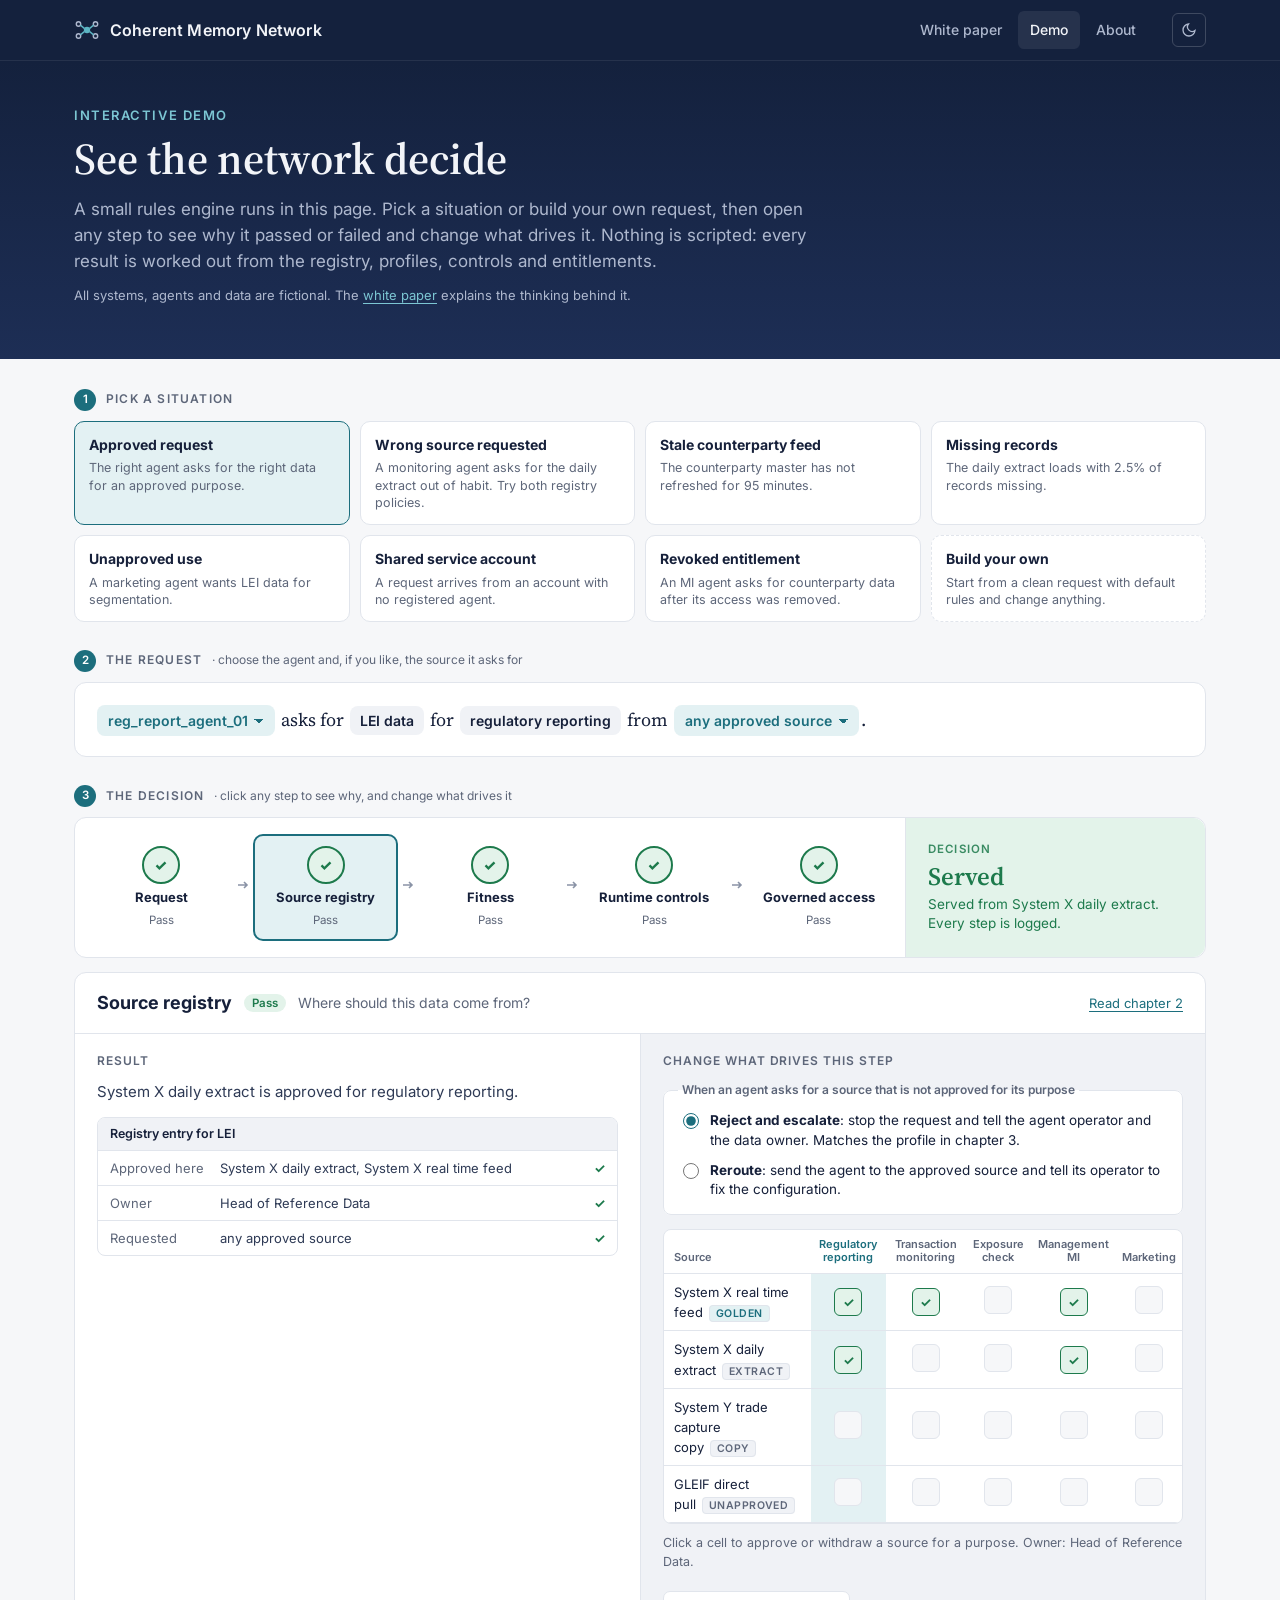
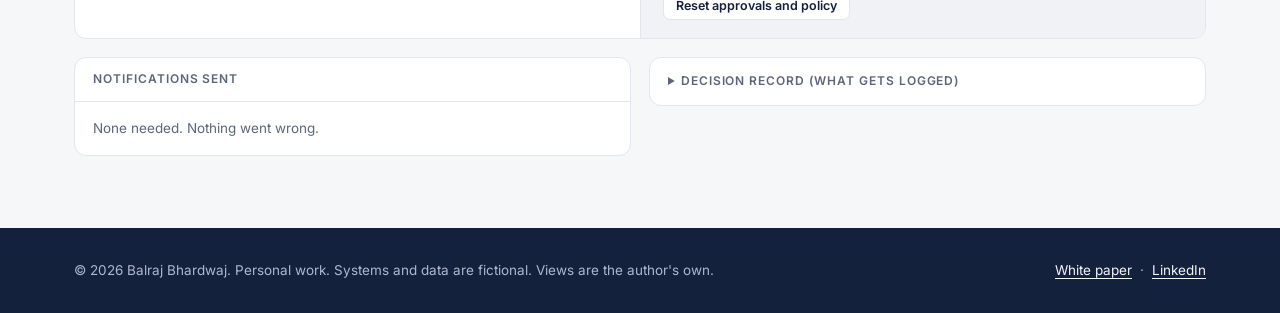
<file: demo.html>
<!doctype html>
<html lang="en-GB">
<head>
<meta charset="utf-8">
<meta name="viewport" content="width=device-width, initial-scale=1">
<title>Coherent Memory Demo: Interactive AI Data Governance Rules Engine</title>
<meta name="description" content="A live rules engine that decides whether an AI agent may use data. Change the registry, fitness rules, controls or access and watch the decision change.">
<meta name="author" content="Balraj Bhardwaj">
<meta name="robots" content="index, follow">
<meta name="keywords" content="AI governance demo, data governance, AI agents, data quality controls, rules engine, authorised source registry, fitness for purpose">
<link rel="canonical" href="https://balrajbhardwaj.github.io/coherent-memory-network/demo.html">
<meta name="theme-color" content="#14213D">
<link rel="icon" href="assets/icon.svg" type="image/svg+xml">

<!-- Social sharing (LinkedIn, X, Slack, Teams) -->
<meta property="og:type" content="website">
<meta property="og:site_name" content="Coherent Memory Network">
<meta property="og:title" content="See the network decide: an interactive AI data governance demo">
<meta property="og:description" content="Pick a situation, open any step and change the rules. A live engine decides whether an AI agent may use the data, and why.">
<meta property="og:url" content="https://balrajbhardwaj.github.io/coherent-memory-network/demo.html">
<meta property="og:image" content="https://balrajbhardwaj.github.io/coherent-memory-network/assets/share.png">
<meta property="og:image:width" content="1200">
<meta property="og:image:height" content="630">
<meta property="og:image:alt" content="Coherent Memory Network: trusted AI needs a coherent memory. White paper and interactive demo by Balraj Bhardwaj.">
<meta property="og:locale" content="en_GB">
<meta name="twitter:card" content="summary_large_image">
<meta name="twitter:title" content="See the network decide: an interactive AI data governance demo">
<meta name="twitter:description" content="Pick a situation, open any step and change the rules. A live engine decides whether an AI agent may use the data, and why.">
<meta name="twitter:image" content="https://balrajbhardwaj.github.io/coherent-memory-network/assets/share.png">

<!-- Structured data for search engines -->
<script type="application/ld+json">
{
  "@context": "https://schema.org",
  "@type": "WebApplication",
  "name": "Coherent Memory Network decision engine",
  "description": "An interactive rules engine showing how a source registry, fitness for purpose profiles, runtime data quality controls and governed access decide whether an AI agent may use data.",
  "url": "https://balrajbhardwaj.github.io/coherent-memory-network/demo.html",
  "applicationCategory": "EducationalApplication",
  "operatingSystem": "Any",
  "browserRequirements": "Requires JavaScript",
  "isAccessibleForFree": true,
  "inLanguage": "en-GB",
  "author": {"@type": "Person", "name": "Balraj Bhardwaj", "url": "https://www.linkedin.com/in/bal8/"},
  "isBasedOn": "https://balrajbhardwaj.github.io/coherent-memory-network/"
}
</script>
<link rel="preconnect" href="https://fonts.googleapis.com">
<link rel="preconnect" href="https://fonts.gstatic.com" crossorigin>
<link href="https://fonts.googleapis.com/css2?family=Inter:wght@400;500;600;700&family=Source+Serif+4:ital,opsz,wght@0,8..60,400;0,8..60,600;1,8..60,400&family=JetBrains+Mono:wght@400;500&display=swap" rel="stylesheet">
<link rel="stylesheet" href="assets/site.css">
<style>
/* ---------- Page frame ---------- */
.demo-hero{background:linear-gradient(180deg,var(--navy) 0%,var(--navy-2) 100%);color:var(--on-navy);padding:44px 0 46px}
.demo-hero h1{font-family:var(--serif);font-weight:600;font-size:clamp(30px,4vw,44px);line-height:1.1;margin:10px 0 12px}
.demo-hero p{color:var(--on-navy-muted);max-width:760px;margin:0 0 8px;font-size:17px}
.demo-hero .fict{font-size:13px;margin-top:10px}
.demo-hero .fict a{color:#7CC6D3}
.view{padding:30px 0 72px}
.view[hidden]{display:none}
.card{background:var(--surface);border:1px solid var(--line);border-radius:12px}
.sec-label{display:flex;align-items:center;flex-wrap:wrap;gap:6px 10px;font-size:12px;font-weight:600;letter-spacing:.1em;text-transform:uppercase;color:var(--muted);margin:0 0 10px}
.sec-label .n{display:inline-grid;place-items:center;width:22px;height:22px;border-radius:50%;background:var(--accent);color:#fff;font-size:11.5px;letter-spacing:0}
.sec-label .sub{text-transform:none;letter-spacing:0;font-weight:400}
:root[data-theme="dark"] .sec-label .n{color:#0A1A22}
@media (prefers-color-scheme:dark){:root:not([data-theme="light"]) .sec-label .n{color:#0A1A22}}
.block-gap{margin-top:28px}
.btn-s{font:600 14px var(--sans);padding:9px 16px;border-radius:7px;border:1px solid var(--line);background:var(--surface);color:var(--ink);cursor:pointer;display:inline-flex;align-items:center;gap:7px;white-space:nowrap}
.btn-s:hover{border-color:var(--accent);color:var(--accent)}
.btn-s.primary{background:var(--accent);border-color:var(--accent);color:#fff}
.btn-s.primary:hover{background:var(--accent-strong);color:#fff}
.btn-s.small{font-size:12.5px;padding:6px 12px}
:root[data-theme="dark"] .btn-s.primary,:root[data-theme="dark"] .btn-s.primary:hover{color:#0A1A22}
@media (prefers-color-scheme:dark){:root:not([data-theme="light"]) .btn-s.primary,:root:not([data-theme="light"]) .btn-s.primary:hover{color:#0A1A22}}
select,input[type=number]{font:14px var(--sans);color:var(--ink);background:var(--bg);border:1px solid var(--line);border-radius:7px;padding:8px 10px}
select:focus,input:focus{outline:2px solid var(--accent);outline-offset:0;border-color:var(--accent)}
.check{display:flex;align-items:center;gap:8px;font-size:14px;color:var(--ink);cursor:pointer}
.check input{width:16px;height:16px;accent-color:var(--accent);flex:none}
.hint{font-size:12.5px;color:var(--muted);margin-top:4px;line-height:1.45}
.role{font-size:10.5px;font-weight:600;letter-spacing:.04em;text-transform:uppercase;padding:1px 6px;border-radius:4px;margin-left:6px;background:var(--surface-2);color:var(--muted);white-space:nowrap}
.role.golden{background:var(--accent-soft);color:var(--accent)}
.tag.skip{background:var(--surface-2);color:var(--muted)}

/* ---------- Playground ---------- */
.situations{display:grid;grid-template-columns:repeat(4,minmax(0,1fr));gap:10px}
.sit{all:unset;box-sizing:border-box;cursor:pointer;border:1px solid var(--line);background:var(--surface);border-radius:10px;padding:12px 14px;display:flex;flex-direction:column;gap:4px;transition:border-color .15s,background .15s}
.sit:hover{border-color:var(--accent)}
.sit:focus-visible{outline:2px solid var(--accent);outline-offset:2px}
.sit b{font-size:14px;color:var(--ink)}
.sit span{font-size:12.5px;color:var(--muted);line-height:1.4}
.sit[aria-pressed="true"]{border-color:var(--accent);background:var(--accent-soft)}
.sit.own{border-style:dashed}
.sentence{padding:16px 20px;font-size:18px;line-height:2.3;color:var(--ink);font-family:var(--serif)}
.sentence select{font:600 14px var(--sans);color:var(--accent);background-color:var(--accent-soft);border:1px solid transparent;border-radius:8px;padding:6px 26px 6px 10px;margin:0 2px;cursor:pointer;max-width:100%;appearance:none;-webkit-appearance:none;background-image:linear-gradient(45deg,transparent 50%,currentColor 50%),linear-gradient(135deg,currentColor 50%,transparent 50%);background-position:calc(100% - 15px) 55%,calc(100% - 10px) 55%;background-size:5px 5px;background-repeat:no-repeat}
.sentence select:hover{border-color:var(--accent)}
.sentence .fixed{font:600 14px var(--sans);color:var(--ink);background:var(--surface-2);border-radius:8px;padding:6px 10px;margin:0 2px;white-space:nowrap}
.decision{display:grid;grid-template-columns:minmax(0,1fr) 300px;align-items:stretch}
.chain{display:flex;align-items:center;padding:16px 14px;gap:2px;overflow-x:auto}
.lk{all:unset;box-sizing:border-box;cursor:pointer;flex:1;min-width:96px;display:flex;flex-direction:column;align-items:center;gap:6px;padding:10px 6px;border-radius:10px;text-align:center;border:2px solid transparent}
.lk:hover{background:var(--surface-2)}
.lk:focus-visible{outline:2px solid var(--accent);outline-offset:1px}
.lk[aria-pressed="true"]{border-color:var(--accent);background:var(--accent-soft)}
.lk .ic{width:38px;height:38px;border-radius:50%;display:grid;place-items:center;border:2px solid var(--line);color:var(--idle);background:var(--surface);flex:none}
.lk .ic svg{width:18px;height:18px}
.lk[data-s="pass"] .ic{border-color:var(--pass);background:var(--pass-soft);color:var(--pass)}
.lk[data-s="warn"] .ic{border-color:var(--warn);background:var(--warn-soft);color:var(--warn)}
.lk[data-s="fail"] .ic{border-color:var(--fail);background:var(--fail-soft);color:var(--fail)}
.lk[data-s="skip"] .ic{border-style:dashed}
.lk b{font-size:13px;color:var(--ink);line-height:1.2}
.lk small{font-size:11.5px;color:var(--muted)}
.lk[data-s="skip"] b{color:var(--idle)}
.arrow{color:var(--idle);flex:none}
.verdict{padding:18px 22px;display:flex;flex-direction:column;justify-content:center;border-left:1px solid var(--line);border-radius:0 12px 12px 0}
.verdict .v{font-size:11.5px;font-weight:600;letter-spacing:.1em;text-transform:uppercase;opacity:.85}
.verdict .t{font-family:var(--serif);font-size:25px;font-weight:600;line-height:1.15;margin:3px 0 4px}
.verdict .s{font-size:13.5px;line-height:1.45}
.verdict.pass{background:var(--pass-soft);color:var(--pass)}
.verdict.warn{background:var(--warn-soft);color:var(--warn)}
.verdict.fail{background:var(--fail-soft);color:var(--fail)}
.detail-h{display:flex;flex-wrap:wrap;align-items:center;gap:8px 12px;padding:16px 22px;border-bottom:1px solid var(--line)}
.detail-h h3{margin:0;font-size:18px;color:var(--ink)}
.detail-h .q{color:var(--muted);font-size:14px}
.detail-h a{margin-left:auto;font-size:13px}
.detail-b{display:grid;grid-template-columns:minmax(0,1fr) minmax(0,1fr)}
.col{padding:18px 22px;min-width:0}
.col+.col{border-left:1px solid var(--line);background:var(--surface-2);border-radius:0 0 12px 0}
.col h4{margin:0 0 10px;font-size:12px;font-weight:600;letter-spacing:.08em;text-transform:uppercase;color:var(--muted)}
.sumtext{font-size:15px;color:var(--ink-2);margin:0 0 14px;line-height:1.5}
.ev{margin-top:10px;font-size:13px;border:1px solid var(--line);border-radius:8px;overflow:hidden;background:var(--surface)}
.ev .src{background:var(--surface-2);padding:6px 12px;font-weight:600;color:var(--ink);font-size:12.5px}
.ev .row,.ev .hdr{display:grid;grid-template-columns:100px 1fr 1fr 22px;gap:10px;padding:7px 12px;border-top:1px solid var(--line);align-items:center}
.ev .row{color:var(--ink-2)}
.ev .hdr{padding:5px 12px;font-size:11px;font-weight:600;color:var(--muted);text-transform:uppercase;letter-spacing:.05em}
.ev .row .k{color:var(--muted)}
.ev .row .m{font-weight:700;text-align:right}
.ev .row.fail{background:var(--fail-soft)} .ev .row.warn{background:var(--warn-soft)}
.ev .row .m.pass{color:var(--pass)} .ev .row .m.warn{color:var(--warn)} .ev .row .m.fail{color:var(--fail)}
.fields{display:grid;grid-template-columns:1fr 1fr;gap:12px 14px}
.field label,.lbl{display:block;font-size:12px;font-weight:600;color:var(--muted);margin-bottom:5px}
.field input,.field select{width:100%}
.inline{display:flex;gap:6px}
.inline input{flex:1;min-width:0}
.inline select{width:auto}
.yaml{margin:14px 0 0;font-size:12px;max-height:260px}
.cond{border:1px solid var(--line);border-radius:9px;padding:12px 14px;margin-bottom:10px;background:var(--surface)}
.cond-top{font-size:14px;font-weight:600;color:var(--ink);margin-bottom:8px}
.cond-grid{display:grid;grid-template-columns:1fr 1fr;gap:10px 16px}
.slider-row{display:flex;justify-content:space-between;font-size:12px;color:var(--muted);margin-bottom:2px}
.slider-row b{color:var(--ink);font-variant-numeric:tabular-nums}
input[type=range]{width:100%;accent-color:var(--accent)}
.cond-flags{display:flex;gap:18px;margin-top:8px}
.regtable{width:100%;border-collapse:collapse;font-size:13px;background:var(--surface)}
.regtable th,.regtable td{padding:8px 6px;border-bottom:1px solid var(--line);text-align:center}
.regtable th:first-child,.regtable td:first-child{text-align:left;padding-left:10px}
.regtable thead th{font-size:11px;font-weight:600;color:var(--muted);vertical-align:bottom;line-height:1.25}
.regtable thead th.cur{color:var(--accent)}
.regtable td.cur{background:var(--accent-soft)}
.cell{all:unset;cursor:pointer;width:26px;height:26px;border-radius:6px;display:inline-grid;place-items:center;font-weight:700;border:1px solid var(--line);color:var(--idle);background:var(--bg)}
.cell.on{background:var(--pass-soft);color:var(--pass);border-color:var(--pass)}
.cell:hover{border-color:var(--accent)}
.cell:focus-visible{outline:2px solid var(--accent);outline-offset:1px}
.policy{border:1px solid var(--line);border-radius:8px;background:var(--surface);padding:12px 14px 4px;margin:0 0 14px}
.policy legend{font-size:12px;font-weight:600;color:var(--muted);padding:0 4px}
.policy .check{align-items:flex-start;font-size:13.5px;line-height:1.45;margin-bottom:10px}
.policy .check input{margin-top:2px}
.policy b{color:var(--ink)}
.kv{display:grid;grid-template-columns:110px 1fr;gap:6px 12px;font-size:14px;margin:0}
.kv dt{color:var(--muted)} .kv dd{margin:0;color:var(--ink)}
.after{display:grid;grid-template-columns:minmax(0,1fr) minmax(0,1fr);gap:18px;margin-top:18px;align-items:start}
.notes{padding:14px 18px;display:flex;flex-direction:column;gap:8px}
.note{border:1px solid var(--line);border-left:3px solid var(--fail);border-radius:8px;padding:9px 12px;font-size:13px;background:var(--bg)}
.note.info{border-left-color:var(--warn)}
.note b{display:block;color:var(--ink);font-size:13px}
.note span{color:var(--muted);display:block;margin-top:2px;line-height:1.4}
.none{color:var(--muted);font-size:13.5px;padding:2px 0}
details.rec{padding:14px 18px}
details.rec summary{cursor:pointer;font-size:12px;font-weight:600;letter-spacing:.08em;text-transform:uppercase;color:var(--muted)}
details.rec pre{margin:10px 0 0;font-size:12px;max-height:300px}
.card-t{padding:12px 18px;border-bottom:1px solid var(--line);font-size:12px;font-weight:600;letter-spacing:.08em;text-transform:uppercase;color:var(--muted)}

@media (max-width:1000px){
  .situations{grid-template-columns:repeat(2,minmax(0,1fr))}
  .decision{grid-template-columns:minmax(0,1fr)}
  .verdict{border-left:none;border-top:1px solid var(--line);border-radius:0 0 12px 12px}
  .detail-b,.after{grid-template-columns:minmax(0,1fr)}
  .col+.col{border-left:none;border-top:1px solid var(--line);border-radius:0 0 12px 12px}
}
@media (max-width:720px){
  .situations{grid-template-columns:minmax(0,1fr)}
  .sentence{font-size:17px;line-height:2.4;padding:14px 16px}
  .chain{flex-direction:column;align-items:stretch;padding:10px}
  .lk{flex-direction:row;justify-content:flex-start;text-align:left;gap:12px;padding:8px 10px}
  .lk .ic{width:30px;height:30px}
  .lk small{margin-left:auto}
  .arrow{display:none}
  .detail-h,.col{padding-left:16px;padding-right:16px}
  .detail-h a{margin-left:0}
  .fields,.cond-grid{grid-template-columns:minmax(0,1fr)}
  .ev .row,.ev .hdr{grid-template-columns:78px 1fr 1fr 14px;font-size:12px;gap:6px;padding-left:10px;padding-right:10px}
}
</style>
</head>
<body>

<nav class="site-nav" aria-label="Main">
  <div class="wrap">
    <a class="brand" href="index.html" aria-label="Coherent Memory Network, white paper">
      <svg class="brand-mark" viewBox="0 0 26 26" aria-hidden="true"><circle cx="13" cy="13" r="3.2" fill="#5CB4C3"/><circle cx="4.5" cy="7" r="2.2" fill="none" stroke="#AEB8CE" stroke-width="1.4"/><circle cx="21.5" cy="7" r="2.2" fill="none" stroke="#AEB8CE" stroke-width="1.4"/><circle cx="4.5" cy="19" r="2.2" fill="none" stroke="#AEB8CE" stroke-width="1.4"/><circle cx="21.5" cy="19" r="2.2" fill="none" stroke="#AEB8CE" stroke-width="1.4"/><path d="M6.4 8.1 10.3 11.4M19.6 8.1 15.7 11.4M6.4 17.9 10.3 14.6M19.6 17.9 15.7 14.6" stroke="#5CB4C3" stroke-width="1.4"/></svg>
      <span>Coherent Memory Network</span>
    </a>
    <div class="nav-links">
      <a href="index.html" class="keep">White paper</a>
      <a href="demo.html" class="keep active" aria-current="page">Demo</a>
      <a href="index.html#about">About</a>
    </div>
    <button class="theme-btn" id="themeBtn" type="button" aria-label="Switch colour theme" title="Switch colour theme">
      <svg width="16" height="16" viewBox="0 0 24 24" fill="none" stroke="currentColor" stroke-width="2" aria-hidden="true"><path d="M21 12.8A9 9 0 1 1 11.2 3a7 7 0 0 0 9.8 9.8z"/></svg>
    </button>
  </div>
</nav>

<header class="demo-hero">
  <div class="wrap">
    <div class="eyebrow">Interactive demo</div>
    <h1>See the network decide</h1>
    <p>A small rules engine runs in this page. Pick a situation or build your own request, then open any step to see why it passed or failed and change what drives it. Nothing is scripted: every result is worked out from the registry, profiles, controls and entitlements.</p>
    <p class="fict">All systems, agents and data are fictional. The <a href="index.html">white paper</a> explains the thinking behind it.</p>
  </div>
</header>

<main>
<!-- ================= PLAYGROUND ================= -->
<section class="view" id="view-pg">
  <div class="wrap">
    <p class="sec-label"><span class="n">1</span>Pick a situation</p>
    <div class="situations" id="situations" role="group" aria-label="Situations"></div>

    <p class="sec-label block-gap"><span class="n">2</span>The request <span class="sub">· choose the agent and, if you like, the source it asks for</span></p>
    <div class="card sentence" id="sentence"></div>

    <p class="sec-label block-gap"><span class="n">3</span>The decision <span class="sub">· click any step to see why, and change what drives it</span></p>
    <div class="card">
      <div class="decision">
        <div class="chain" id="chain" role="group" aria-label="Decision steps"></div>
        <div class="verdict" id="verdict" aria-live="polite"></div>
      </div>
    </div>
    <div class="card" style="margin-top:14px" id="detail"></div>

    <div class="after">
      <div class="card"><div class="card-t">Notifications sent</div><div class="notes" id="notes"></div></div>
      <div class="card"><details class="rec"><summary>Decision record (what gets logged)</summary><pre id="record"></pre></details></div>
    </div>
  </div>
</section>

</main>

<footer>
  <div class="wrap">
    <span>&copy; 2026 Balraj Bhardwaj. Personal work. Systems and data are fictional. Views are the author's own.</span>
    <span><a href="index.html">White paper</a> &nbsp;·&nbsp; <a href="https://www.linkedin.com/in/bal8/">LinkedIn</a></span>
  </div>
</footer>

<script>
(function(){
'use strict';
/* ---------- Theme ---------- */
var root=document.documentElement, KEY='cmn-theme';
try{var saved=localStorage.getItem(KEY); if(saved) root.setAttribute('data-theme',saved);}catch(e){}
document.getElementById('themeBtn').addEventListener('click',function(){
  var cur=root.getAttribute('data-theme')||(matchMedia('(prefers-color-scheme: dark)').matches?'dark':'light');
  var next=cur==='dark'?'light':'dark'; root.setAttribute('data-theme',next);
  try{localStorage.setItem(KEY,next);}catch(e){}
});
var $=function(id){return document.getElementById(id);};
function esc(s){return String(s).replace(/[&<>"]/g,function(c){return {'&':'&amp;','<':'&lt;','>':'&gt;','"':'&quot;'}[c];});}
function each(sel,fn){[].forEach.call(document.querySelectorAll(sel),fn);}

/* =========================================================
   Knowledge: registry, profiles, controls, entitlements
   ========================================================= */
var ELEMENTS={
  lei:{name:'LEI data',short:'LEI',owner:'Head of Reference Data',sources:['sysx_rt','sysx_daily','sysy_copy','gleif_direct']},
  cpty:{name:'counterparty records',short:'counterparty data',owner:'Counterparty Data Owner',sources:['cpty_master','sysz_copy']}
};
var SOURCES={
  sysx_rt:{name:'System X real time feed',id:'system_x_realtime_feed',role:'golden',design:{refreshSec:2,completeness:99.94,reconH:0,lineage:true},slider:{unit:1,min:0,max:600,step:1,def:2},defComp:99.94},
  sysx_daily:{name:'System X daily extract',id:'system_x_daily_extract',role:'extract',design:{refreshSec:86400,completeness:99.6,reconH:168,lineage:true},slider:{unit:60,min:0,max:4320,step:10,def:1080},defComp:99.6},
  sysy_copy:{name:'System Y trade capture copy',id:'system_y_trade_capture',role:'copy',design:{refreshSec:86400,completeness:98.7,reconH:720,lineage:false},slider:{unit:60,min:0,max:4320,step:10,def:720},defComp:98.7},
  gleif_direct:{name:'GLEIF direct pull',id:'gleif_direct_pull',role:'unapproved',design:{refreshSec:86400,completeness:97,reconH:null,lineage:false},slider:{unit:60,min:0,max:4320,step:10,def:60},defComp:97},
  cpty_master:{name:'Counterparty master (System M)',id:'counterparty_master',role:'golden',design:{refreshSec:900,completeness:99.8,reconH:24,lineage:true},slider:{unit:60,min:0,max:480,step:1,def:10},defComp:99.8},
  sysz_copy:{name:'System Z risk copy',id:'system_z_risk',role:'copy',design:{refreshSec:86400,completeness:98.9,reconH:720,lineage:false},slider:{unit:60,min:0,max:4320,step:10,def:720},defComp:98.9}
};
var PURPOSES={regulatory_reporting:'regulatory reporting',transaction_monitoring:'transaction monitoring',exposure_check:'a counterparty exposure check',management_mi:'management MI',marketing_segmentation:'marketing segmentation'};
var PSHORT={regulatory_reporting:'Regulatory reporting',transaction_monitoring:'Transaction monitoring',exposure_check:'Exposure check',management_mi:'Management MI',marketing_segmentation:'Marketing'};
var DEFAULT_APPROVALS={
  lei:{regulatory_reporting:['sysx_daily','sysx_rt'],transaction_monitoring:['sysx_rt'],management_mi:['sysx_daily','sysx_rt']},
  cpty:{regulatory_reporting:['cpty_master'],exposure_check:['cpty_master'],management_mi:['cpty_master']}
};
var APPROVALS=JSON.parse(JSON.stringify(DEFAULT_APPROVALS));
var DEFAULT_PROFILES={
  regulatory_reporting:{maxAge:86400,ageU:3600,minComp:99.5,reconH:168,lineage:true},
  transaction_monitoring:{maxAge:5,ageU:1,minComp:99.9,reconH:0,lineage:true},
  exposure_check:{maxAge:3600,ageU:60,minComp:99.5,reconH:24,lineage:true},
  management_mi:{maxAge:604800,ageU:86400,minComp:95,reconH:720,lineage:false},
  marketing_segmentation:{maxAge:604800,ageU:86400,minComp:90,reconH:null,lineage:false}
};
var PROFILES=JSON.parse(JSON.stringify(DEFAULT_PROFILES));
/* What the registry does when an agent names a source that is not approved for its purpose */
var POLICY={wrongSource:'reject'};
var AGENTS={
  reg_report_agent_01:{op:'Regulatory Reporting',reg:true,ent:['lei:regulatory_reporting','cpty:regulatory_reporting'],task:['lei','regulatory_reporting']},
  reg_report_agent_02:{op:'Regulatory Reporting',reg:true,ent:['lei:regulatory_reporting','cpty:regulatory_reporting'],hide:true},
  tm_agent_04:{op:'Financial Crime',reg:true,ent:['lei:transaction_monitoring'],task:['lei','transaction_monitoring']},
  tm_agent_05:{op:'Financial Crime',reg:true,ent:['lei:transaction_monitoring'],hide:true},
  tm_agent_06:{op:'Financial Crime',reg:true,ent:['lei:transaction_monitoring'],hide:true},
  exposure_agent_02:{op:'Credit Risk',reg:true,ent:['cpty:exposure_check'],task:['cpty','exposure_check']},
  exposure_agent_03:{op:'Credit Risk',reg:true,ent:['cpty:exposure_check'],hide:true},
  mi_agent_09:{op:'Finance MI',reg:true,ent:['lei:management_mi','cpty:management_mi'],task:['cpty','management_mi']},
  mi_agent_10:{op:'Finance MI',reg:true,ent:['lei:management_mi','cpty:management_mi'],hide:true},
  marketing_agent_07:{op:'Marketing Analytics',reg:true,ent:[],task:['lei','marketing_segmentation']},
  svc_shared_etl:{op:'none',reg:false,ent:[],task:['lei','regulatory_reporting']}
};

/* ---------- Formatting ---------- */
function fmtAge(sec){
  if(sec==null||!isFinite(sec)) return 'n/a';
  sec=Math.round(sec);
  if(sec<60) return sec+'s';
  if(sec<3600){var m=Math.floor(sec/60),s=sec%60;return m+' min'+(s?' '+s+'s':'');}
  if(sec<86400){var h=Math.floor(sec/3600),mm=Math.round((sec%3600)/60);return h+'h'+(mm?' '+mm+'m':'');}
  var d=Math.floor(sec/86400),hh=Math.round((sec%86400)/3600);return d+(d===1?' day':' days')+(hh?' '+hh+'h':'');
}
function fmtRecon(h){if(h==null)return 'never';if(h===0)return 'continuously';if(h===24)return 'daily';if(h===168)return 'weekly';if(h%24===0)return 'every '+h/24+' days';return 'every '+h+'h';}
function pct(n){return (Math.round(n*100)/100)+'%';}
var RANK={skip:-1,pass:0,warn:1,fail:2};
function worst(a,b){return RANK[a]>=RANK[b]?a:b;}
function nm(src){return SOURCES[src].name;}

/* =========================================================
   Engine
   ========================================================= */
function evalFitness(src,purpose){
  var d=SOURCES[src].design,p=PROFILES[purpose];
  var dims=[
    {k:'Timeliness',req:'max '+fmtAge(p.maxAge),act:'refreshes every '+fmtAge(d.refreshSec),ok:d.refreshSec<=p.maxAge},
    {k:'Completeness',req:'min '+pct(p.minComp),act:pct(d.completeness)+' service level',ok:d.completeness>=p.minComp},
    {k:'Accuracy',req:p.reconH==null?'no requirement':'reconciled '+fmtRecon(p.reconH),act:'reconciled '+fmtRecon(d.reconH),ok:p.reconH==null||(d.reconH!=null&&d.reconH<=p.reconH)},
    {k:'Lineage',req:p.lineage?'required':'not required',act:d.lineage?'captured':'not captured',ok:!p.lineage||d.lineage}
  ];
  dims.forEach(function(x){x.s=x.ok?'pass':'fail';});
  var met=dims.filter(function(x){return x.ok;}).length;
  return {dims:dims,met:met,n:dims.length,fit:met===dims.length};
}
function evalControls(src,purpose,st){
  var p=PROFILES[purpose],rows=[];
  rows.push({k:'Availability',req:'online',act:st.outage?'outage':'online',s:st.outage?'fail':'pass'});
  rows.push({k:'Freshness',req:'max '+fmtAge(p.maxAge),act:fmtAge(st.ageSec)+' old',s:st.ageSec<=p.maxAge?'pass':(st.ageSec<=p.maxAge*1.25?'warn':'fail')});
  rows.push({k:'Completeness',req:'min '+pct(p.minComp),act:pct(st.comp),s:st.comp>=p.minComp?'pass':(st.comp>=p.minComp-0.3?'warn':'fail')});
  rows.push({k:'Lineage',req:p.lineage?'traceable':'not required',act:st.lineageOk?'traceable':'broken',s:st.lineageOk?'pass':(p.lineage?'fail':'warn')});
  var w='pass';rows.forEach(function(r){w=worst(w,r.s);});
  return {rows:rows,worst:w,failed:rows.filter(function(r){return r.s==='fail';}).map(function(r){return r.k.toLowerCase();})};
}
var ORDER=['request','registry','fitness','controls','access'];
function approvedFor(el,purpose){return ((APPROVALS[el]||{})[purpose])||[];}

function decide(req,stateOf){
  var A=AGENTS[req.agent],E=ELEMENTS[req.el],P=PURPOSES[req.purpose];
  var stages={},notes=[],rerouted=false;
  var rec={agent:req.agent,purpose:req.purpose,data_element:req.el,requested_source:req.requested?SOURCES[req.requested].id:null};
  function finish(outcome,src,summary){
    ORDER.forEach(function(k){if(!stages[k])stages[k]={key:k,s:'skip',sum:'Not reached. The request stopped at an earlier step.'};});
    rec.outcome=outcome;rec.source_used=src?SOURCES[src].id:null;
    rec.steps=ORDER.map(function(k){return {stage:k,status:stages[k].s};});
    rec.notifications=notes.map(function(n){return {to:n.to,kind:n.kind};});
    return {stages:stages,notes:notes,outcome:outcome,source:src,summary:summary,record:rec};
  }
  stages.request={key:'request',s:A.reg?'pass':'warn',sum:A.reg?req.agent+' is a registered agent run by '+A.op+'. It declares that it needs '+E.name+' for '+P+'.':req.agent+' is a shared service account. It states a purpose, but no registered agent or operator stands behind it.',
    ev:[{src:'Declared by the agent',rows:[{k:'Agent',req:'',act:req.agent,s:A.reg?'pass':'warn'},{k:'Operator',req:'',act:A.reg?A.op:'none registered',s:A.reg?'pass':'warn'},{k:'Purpose',req:'',act:P,s:'pass'},{k:'Data',req:'',act:E.name,s:'pass'}]}]};
  var approved=approvedFor(req.el,req.purpose);
  var regEv=[{src:'Registry entry for '+E.short,rows:[
    {k:'Approved here',req:'',act:approved.length?approved.map(nm).join(', '):'nothing',s:approved.length?'pass':'fail'},
    {k:'Owner',req:'',act:E.owner,s:'pass'},
    {k:'Requested',req:'',act:req.requested?nm(req.requested):'any approved source',s:req.requested?(approved.indexOf(req.requested)>=0?'pass':(POLICY.wrongSource==='reject'?'fail':'warn')):'pass'}
  ]}];
  if(!approved.length){
    stages.registry={key:'registry',s:'fail',sum:'No source of '+E.short+' is approved for '+P+'. The registry records approved uses, not only sources, so the request stops here.',ev:regEv};
    notes.push({to:E.owner,kind:'refusal',cls:'info',msg:req.agent+' asked for '+E.short+' for '+P+', which is not an approved use. Review whether it should be.'});
    return finish('refused',null,'Refused at the registry. This use of '+E.short+' is not approved.');
  }
  var cands,wrong=null;
  if(req.requested&&approved.indexOf(req.requested)<0){wrong=req.requested;cands=approved.slice();}
  else if(req.requested){cands=[req.requested].concat(approved.filter(function(x){return x!==req.requested;}));}
  else cands=approved.slice();
  if(wrong&&POLICY.wrongSource==='reject'){
    stages.registry={key:'registry',s:'fail',sum:nm(wrong)+' is not approved for '+P+'. Policy is to reject and escalate, so the request stops here. The approved source would be '+nm(cands[0])+'.',ev:regEv};
    notes.push({to:'Agent operator, '+A.op,kind:'escalation',cls:'fail',msg:req.agent+' asked for '+nm(wrong)+', which is not approved for '+P+'. Request rejected. Point the agent at '+nm(cands[0])+'.'});
    notes.push({to:E.owner,kind:'escalation',cls:'info',msg:'Escalation: '+req.agent+' tried to use '+nm(wrong)+' for '+P+'. Rejected at the registry.'});
    return finish('rejected',null,'Rejected at the registry: '+nm(wrong)+' is not approved for this purpose. Escalated to the agent operator and the data owner.');
  }
  if(wrong){
    rerouted=true;
    stages.registry={key:'registry',s:'warn',sum:nm(wrong)+' is not approved for '+P+'. Policy is to reroute, so the registry points the agent to '+nm(cands[0])+' instead.',ev:regEv};
    notes.push({to:'Agent operator, '+A.op,kind:'reroute',cls:'info',msg:req.agent+' asked for '+nm(wrong)+'. Routed to '+nm(cands[0])+'. Update the agent configuration.'});
  } else stages.registry={key:'registry',s:'pass',sum:nm(cands[0])+' is approved for '+P+'.',ev:regEv};
  var fits=cands.map(function(c){return {c:c,f:evalFitness(c,req.purpose)};});
  var fitC=fits.filter(function(x){return x.f.fit;}).map(function(x){return x.c;});
  var showN=(fitC.length&&!fits[0].f.fit)?fits.indexOf(fits.filter(function(x){return x.f.fit;})[0])+1:1;
  var fEv=fits.slice(0,showN).map(function(x){return {src:nm(x.c)+(x.f.fit?': fit':': partly fit, '+x.f.met+' of '+x.f.n),head:['Required','By design'],rows:x.f.dims.map(function(d){return {k:d.k,req:d.req,act:d.act,s:d.s};})};});
  if(!fitC.length){
    stages.fitness={key:'fitness',s:'fail',sum:'No approved source meets the profile for '+P+' by design. Partly fit is not fit.',ev:fEv};
    notes.push({to:E.owner,kind:'fitness',cls:'info',msg:'No approved source of '+E.short+' is fit for '+P+'. Request from '+req.agent+' blocked.'});
    return finish('blocked',null,'Blocked at fitness. No approved source meets the profile for this purpose.');
  }
  if(fitC[0]!==cands[0]){rerouted=true;stages.fitness={key:'fitness',s:'warn',sum:nm(cands[0])+' is only partly fit for '+P+'. Switched to '+nm(fitC[0])+', which is fit.',ev:fEv};}
  else stages.fitness={key:'fitness',s:'pass',sum:nm(fitC[0])+' is fit for '+P+' by design. Whether today\'s data meets the rules is checked next.',ev:fEv};
  var chosen=null,breached=[],cEv=[];
  for(var i=0;i<fitC.length;i++){
    var r=evalControls(fitC[i],req.purpose,stateOf(fitC[i]));
    cEv.push({src:nm(fitC[i])+(r.worst==='fail'?': failed':r.worst==='warn'?': passed with warning':': passed'),head:['Rule','Right now'],rows:r.rows});
    if(r.worst==='fail'){breached.push({c:fitC[i],r:r});continue;}
    chosen={c:fitC[i],r:r};break;
  }
  breached.forEach(function(b){notes.push({to:E.owner,kind:'breach',cls:'fail',src:b.c,msg:'Breach on '+nm(b.c)+': '+b.r.failed.join(' and ')+' failed for '+P+'. Request from '+req.agent+(chosen?' failed over.':' blocked.')});});
  if(!chosen){
    stages.controls={key:'controls',s:'fail',sum:'A blocking control failed on '+nm(breached[0].c)+' ('+breached[0].r.failed.join(' and ')+'). Consumption is blocked and the owner is told straight away.',ev:cEv};
    return finish('blocked',null,'Blocked at runtime controls: '+breached[0].r.failed.join(' and ')+' failed. Owner notified.');
  }
  if(breached.length){rerouted=true;stages.controls={key:'controls',s:'warn',sum:nm(breached[0].c)+' failed '+breached[0].r.failed.join(' and ')+'. The network failed over to '+nm(chosen.c)+', which passed. The owner is told about the breach.',ev:cEv};}
  else if(chosen.r.worst==='warn'){
    stages.controls={key:'controls',s:'warn',sum:'Controls passed with a warning: the data is close to its limits. It may be used with a caveat, and the owner is warned early.',ev:cEv};
    notes.push({to:E.owner,kind:'caveat',cls:'info',src:chosen.c,msg:nm(chosen.c)+' is close to its limits for '+P+'. Used with a caveat by '+req.agent+'.'});
  } else stages.controls={key:'controls',s:'pass',sum:'All controls passed on '+nm(chosen.c)+' at the moment of use.',ev:cEv};
  var entitled=req.ent!==undefined?req.ent:A.ent.indexOf(req.el+':'+req.purpose)>=0;
  var aEv=[{src:'Access check',head:['Needed','Found'],rows:[
    {k:'Identity',req:'registered agent',act:A.reg?'registered':'shared account',s:A.reg?'pass':'fail'},
    {k:'Operator',req:'named team',act:A.reg?A.op:'none',s:A.reg?'pass':'fail'},
    {k:'Entitlement',req:E.short+' for this purpose',act:A.reg&&entitled?'on file':'none',s:A.reg&&entitled?'pass':'fail'}]}];
  if(!A.reg){
    stages.access={key:'access',s:'fail',sum:'The data is fine, but the consumer is not accountable. A shared account cannot show who used what, when, and on whose authority.',ev:aEv};
    notes.push({to:'Agent operators forum',kind:'access',cls:'fail',agent:req.agent,msg:'Access denied: '+req.agent+' has no registered identity or operator.'});
    return finish('denied',null,'Denied at governed access. The data was fine; the consumer was not accountable.');
  }
  if(!entitled){
    stages.access={key:'access',s:'fail',sum:req.agent+' has no entitlement to '+E.short+' for '+P+'.',ev:aEv};
    notes.push({to:'Agent operator, '+A.op,kind:'access',cls:'fail',agent:req.agent,msg:'Access denied: '+req.agent+' has no entitlement to '+E.short+' for '+P+'.'});
    return finish('denied',null,'Denied at governed access. No entitlement for this data and purpose.');
  }
  stages.access={key:'access',s:'pass',sum:'Identity verified, and the entitlement matches the declared purpose.',ev:aEv};
  var caveat=chosen.r.worst==='warn';
  var out=rerouted?'rerouted':(caveat?'caveat':'consumed');
  return finish(out,chosen.c,rerouted?'Served from '+nm(chosen.c)+' after rerouting.':(caveat?'Served from '+nm(chosen.c)+' with a caveat.':'Served from '+nm(chosen.c)+'. Every step is logged.'));
}
/* =========================================================
   Playground
   ========================================================= */
var OUT={rejected:['fail','Rejected'],consumed:['pass','Served'],caveat:['warn','Served with caveat'],rerouted:['warn','Served after rerouting'],refused:['fail','Refused'],blocked:['fail','Blocked'],denied:['fail','Denied']};
var STG={
  request:{n:'Request',q:'Who is asking, and why?',ch:5},
  registry:{n:'Source registry',q:'Where should this data come from?',ch:2},
  fitness:{n:'Fitness',q:'Is the source suitable for this purpose?',ch:3},
  controls:{n:'Runtime controls',q:'Does the data meet the rules right now?',ch:4},
  access:{n:'Governed access',q:'Is this consumer entitled to it?',ch:5}
};
var SLAB={pass:'Pass',warn:'Warning',fail:'Fail',skip:'Not reached'};
var ICON={pass:'<svg viewBox="0 0 20 20" fill="none" stroke="currentColor" stroke-width="2.6"><path d="M5 10.5l3.2 3.2L15 7"/></svg>',warn:'<svg viewBox="0 0 20 20" fill="none" stroke="currentColor" stroke-width="2.6"><path d="M10 5v6M10 14.5v.5"/></svg>',fail:'<svg viewBox="0 0 20 20" fill="none" stroke="currentColor" stroke-width="2.6"><path d="M6 6l8 8M14 6l-8 8"/></svg>',skip:'<svg viewBox="0 0 20 20" fill="none" stroke="currentColor" stroke-width="2"><path d="M6 10h8"/></svg>'};
var MARK={pass:'✓',warn:'!',fail:'✕',skip:''};

function defaultState(){var o={};Object.keys(SOURCES).forEach(function(k){var S=SOURCES[k];o[k]={ageSec:S.slider.def*S.slider.unit,comp:S.defComp,outage:false,lineageOk:true};});return o;}
var PG={agent:'reg_report_agent_01',purpose:'regulatory_reporting',el:'lei',requested:'',ent:undefined,st:defaultState(),sel:'registry',sit:0,last:null};

var SITS=[
  {t:'Approved request',d:'The right agent asks for the right data for an approved purpose.',a:'reg_report_agent_01',p:'regulatory_reporting',e:'lei',r:''},
  {t:'Wrong source requested',d:'A monitoring agent asks for the daily extract out of habit. Try both registry policies.',a:'tm_agent_04',p:'transaction_monitoring',e:'lei',r:'sysx_daily'},
  {t:'Stale counterparty feed',d:'The counterparty master has not refreshed for 95 minutes.',a:'exposure_agent_02',p:'exposure_check',e:'cpty',r:'',st:{cpty_master:{ageSec:95*60}}},
  {t:'Missing records',d:'The daily extract loads with 2.5% of records missing.',a:'reg_report_agent_01',p:'regulatory_reporting',e:'lei',r:'',st:{sysx_daily:{comp:97.5}}},
  {t:'Unapproved use',d:'A marketing agent wants LEI data for segmentation.',a:'marketing_agent_07',p:'marketing_segmentation',e:'lei',r:''},
  {t:'Shared service account',d:'A request arrives from an account with no registered agent.',a:'svc_shared_etl',p:'regulatory_reporting',e:'lei',r:''},
  {t:'Revoked entitlement',d:'An MI agent asks for counterparty data after its access was removed.',a:'mi_agent_09',p:'management_mi',e:'cpty',r:'',ent:false},
  {t:'Build your own',d:'Start from a clean request with default rules and change anything.',a:'reg_report_agent_01',p:'regulatory_reporting',e:'lei',r:'',own:true}
];
$('situations').innerHTML=SITS.map(function(s,i){return '<button class="sit'+(s.own?' own':'')+'" type="button" data-i="'+i+'" aria-pressed="false"><b>'+esc(s.t)+'</b><span>'+esc(s.d)+'</span></button>';}).join('');
each('.sit',function(b){b.addEventListener('click',function(){applySit(+b.getAttribute('data-i'));});});
function markSit(){each('.sit',function(b){b.setAttribute('aria-pressed',String(+b.getAttribute('data-i')===PG.sit));});}
function applySit(i){
  var s=SITS[i];PG.sit=i;
  PG.agent=s.a;PG.purpose=s.p;PG.el=s.e;PG.requested=s.r;PG.ent=s.ent;
  PG.st=defaultState();if(s.st)Object.keys(s.st).forEach(function(k){Object.assign(PG.st[k],s.st[k]);});
  if(s.own){APPROVALS=JSON.parse(JSON.stringify(DEFAULT_APPROVALS));PROFILES=JSON.parse(JSON.stringify(DEFAULT_PROFILES));POLICY.wrongSource='reject';}
  markSit();renderSentence();run(true);
}
function custom(){if(PG.sit!==7&&PG.sit!==-1){PG.sit=-1;markSit();}}

function opt(v,t,sel){return '<option value="'+v+'"'+(v===sel?' selected':'')+'>'+esc(t)+'</option>';}
function renderSentence(){
  var agents=Object.keys(AGENTS).filter(function(a){return !AGENTS[a].hide;});
  $('sentence').innerHTML=
    '<select id="sAgent" aria-label="Agent">'+agents.map(function(a){return opt(a,a,PG.agent);}).join('')+'</select> asks for '+
    '<b class="fixed">'+esc(ELEMENTS[PG.el].name)+'</b> for <b class="fixed">'+esc(PURPOSES[PG.purpose])+'</b> from '+
    '<select id="sReq" aria-label="Source">'+opt('','any approved source',PG.requested)+ELEMENTS[PG.el].sources.map(function(s){return opt(s,nm(s),PG.requested);}).join('')+'</select>.';
  ['sAgent','sReq'].forEach(function(id){$(id).addEventListener('change',onSentence);fitSelect($(id));});
}
/* Size each dropdown to its chosen text, so the sentence reads on one line */
var measurer=document.createElement('span');measurer.setAttribute('aria-hidden','true');measurer.style.cssText='position:absolute;visibility:hidden;white-space:pre;left:-9999px;top:0';document.body.appendChild(measurer);
function fitSelect(sel){var cs=getComputedStyle(sel);measurer.style.font=cs.font;measurer.style.letterSpacing=cs.letterSpacing;measurer.textContent=sel.options[sel.selectedIndex].text;sel.style.width=Math.ceil(measurer.getBoundingClientRect().width+38)+'px';}
if(document.fonts&&document.fonts.ready)document.fonts.ready.then(function(){each('#sentence select',fitSelect);});
function onSentence(){
  var agent=$('sAgent').value;
  if(agent!==PG.agent){var task=AGENTS[agent].task;PG.agent=agent;PG.purpose=task[1];if(task[0]!==PG.el){PG.el=task[0];PG.requested='';}}
  else PG.requested=$('sReq').value;
  PG.ent=undefined;custom();renderSentence();run(true);
}
function decidingStage(d){
  var f=ORDER.filter(function(k){return d.stages[k].s==='fail';})[0];if(f)return f;
  var w=ORDER.filter(function(k){return k!=='request'&&d.stages[k].s==='warn';})[0];if(w)return w;
  if(d.stages.request.s==='warn')return 'request';
  return 'registry';
}
function compute(){return decide({agent:PG.agent,purpose:PG.purpose,el:PG.el,requested:PG.requested||null,ent:PG.ent},function(s){return PG.st[s];});}
/* run(true): new request, open the step that decided it. run(false): an input inside the open step changed, so refresh results only. */
function run(reselect){
  var d=compute();PG.last=d;
  if(reselect){PG.sel=decidingStage(d);renderChain(d);renderPanel(d);}
  else {renderChain(d);renderResultSide(d);}
  renderVerdict(d);renderAfter(d);
}
function renderChain(d){
  $('chain').innerHTML=ORDER.map(function(k,i){
    var s=d.stages[k].s;
    return (i?'<span class="arrow" aria-hidden="true"><svg width="16" height="16" viewBox="0 0 16 16"><path d="M3 8h9m-3-3 3 3-3 3" stroke="currentColor" stroke-width="1.6" fill="none"/></svg></span>':'')+
      '<button class="lk" type="button" data-k="'+k+'" data-s="'+s+'" aria-pressed="'+(PG.sel===k)+'"><span class="ic" aria-hidden="true">'+ICON[s]+'</span><b>'+STG[k].n+'</b><small>'+SLAB[s]+'</small></button>';
  }).join('');
  each('.lk',function(b){b.addEventListener('click',function(){PG.sel=b.getAttribute('data-k');renderChain(PG.last);renderPanel(PG.last);});});
}
function renderVerdict(d){var o=OUT[d.outcome];$('verdict').className='verdict '+o[0];$('verdict').innerHTML='<div class="v">Decision</div><div class="t">'+o[1]+'</div><div class="s">'+esc(d.summary)+'</div>';}
function evHtml(groups){
  return (groups||[]).map(function(g){
    return '<div class="ev"><div class="src">'+esc(g.src)+'</div>'+(g.head?'<div class="hdr"><span>Check</span><span>'+g.head[0]+'</span><span>'+g.head[1]+'</span><span></span></div>':'')+
      g.rows.map(function(r){return '<div class="row '+(r.s==='fail'||r.s==='warn'?r.s:'')+'"><span class="k">'+esc(r.k)+'</span>'+(r.req===''?'<span style="grid-column:2/4">'+esc(r.act)+'</span>':'<span>'+esc(r.req)+'</span><span>'+esc(r.act)+'</span>')+'<span class="m '+r.s+'">'+MARK[r.s]+'</span></div>';}).join('')+'</div>';
  }).join('');
}
function renderResultSide(d){
  var st=d.stages[PG.sel];
  var t=$('stageTag');if(t){t.className='tag '+st.s;t.textContent=SLAB[st.s];}
  var r=$('resultSide');if(r)r.innerHTML='<p class="sumtext">'+esc(st.sum)+'</p>'+evHtml(st.ev);
}
function renderPanel(d){
  var k=PG.sel,st=d.stages[k],M=STG[k];
  $('detail').innerHTML='<div class="detail-h"><h3>'+M.n+'</h3><span class="tag '+st.s+'" id="stageTag">'+SLAB[st.s]+'</span><span class="q">'+M.q+'</span><a href="index.html#ch'+M.ch+'">Read chapter '+M.ch+'</a></div>'+
    '<div class="detail-b"><div class="col"><h4>Result</h4><div id="resultSide"></div></div><div class="col"><h4>'+(k==='request'?'Who is asking':'Change what drives this step')+'</h4><div id="inputSide"></div></div></div>';
  renderResultSide(d);
  ({request:inRequest,registry:inRegistry,fitness:inFitness,controls:inControls,access:inAccess})[k]();
}
function renderAfter(d){
  $('notes').innerHTML=d.notes.length?d.notes.map(function(n){return '<div class="note '+(n.cls==='fail'?'':'info')+'"><b>'+esc(n.to)+'</b><span>'+esc(n.msg)+'</span></div>';}).join(''):'<div class="none">None needed. Nothing went wrong.</div>';
  $('record').textContent=JSON.stringify(d.record,null,2);
}
function inRequest(){
  var A=AGENTS[PG.agent];
  $('inputSide').innerHTML='<dl class="kv"><dt>Agent</dt><dd>'+esc(PG.agent)+'</dd><dt>Operator</dt><dd>'+esc(A.reg?A.op:'none registered')+'</dd><dt>Registered</dt><dd>'+(A.reg?'yes':'no, shared account')+'</dd><dt>Entitlements</dt><dd>'+(A.ent.length?A.ent.map(function(e){var p=e.split(':');return esc(ELEMENTS[p[0]].short+' for '+PURPOSES[p[1]]);}).join('<br>'):'none')+'</dd></dl><p class="hint" style="margin-top:14px">Each agent has one job, so choosing the agent sets the data and the purpose. Change the agent in the sentence above.</p>';
}
function inRegistry(){
  var E=ELEMENTS[PG.el],ps=Object.keys(PURPOSES);
  var h='<div style="overflow-x:auto;border:1px solid var(--line);border-radius:8px"><table class="regtable"><thead><tr><th>Source</th>'+ps.map(function(p){return '<th class="'+(p===PG.purpose?'cur':'')+'">'+esc(PSHORT[p])+'</th>';}).join('')+'</tr></thead><tbody>';
  E.sources.forEach(function(s){
    h+='<tr><td>'+esc(nm(s))+'<span class="role '+(SOURCES[s].role==='golden'?'golden':'')+'">'+SOURCES[s].role+'</span></td>'+ps.map(function(p){var on=approvedFor(PG.el,p).indexOf(s)>=0;return '<td class="'+(p===PG.purpose?'cur':'')+'"><button class="cell'+(on?' on':'')+'" type="button" data-s="'+s+'" data-p="'+p+'" aria-label="'+esc(nm(s))+' for '+esc(PSHORT[p])+': '+(on?'approved':'not approved')+'" aria-pressed="'+on+'">'+(on?'✓':'')+'</button></td>';}).join('')+'</tr>';
  });
  h+='</tbody></table></div><p class="hint" style="margin-top:10px">Click a cell to approve or withdraw a source for a purpose. Owner: '+esc(E.owner)+'.</p><button class="btn-s small" id="apReset" type="button" style="margin-top:8px">Reset approvals and policy</button>';
  h='<fieldset class="policy"><legend>When an agent asks for a source that is not approved for its purpose</legend>'+
    '<label class="check"><input type="radio" name="wrongSrc" value="reject"'+(POLICY.wrongSource==='reject'?' checked':'')+'> <span><b>Reject and escalate</b>: stop the request and tell the agent operator and the data owner. Matches the profile in chapter 3.</span></label>'+
    '<label class="check"><input type="radio" name="wrongSrc" value="reroute"'+(POLICY.wrongSource==='reroute'?' checked':'')+'> <span><b>Reroute</b>: send the agent to the approved source and tell its operator to fix the configuration.</span></label></fieldset>'+h;
  $('inputSide').innerHTML=h;
  each('#inputSide input[name=wrongSrc]',function(r){r.addEventListener('change',function(){POLICY.wrongSource=r.value;custom();run(false);});});
  each('#inputSide .cell',function(b){b.addEventListener('click',function(){
    var s=b.getAttribute('data-s'),p=b.getAttribute('data-p');
    APPROVALS[PG.el]=APPROVALS[PG.el]||{};var list=APPROVALS[PG.el][p]||[];
    if(list.indexOf(s)>=0) list=list.filter(function(x){return x!==s;});
    else {list=list.concat([s]);var dl=(DEFAULT_APPROVALS[PG.el]||{})[p]||[];list.sort(function(a,b2){var da=dl.indexOf(a),db=dl.indexOf(b2);da=da<0?99+E.sources.indexOf(a):da;db=db<0?99+E.sources.indexOf(b2):db;return da-db;});}
    APPROVALS[PG.el][p]=list;custom();run(false);inRegistry();
  });});
  $('apReset').addEventListener('click',function(){APPROVALS=JSON.parse(JSON.stringify(DEFAULT_APPROVALS));POLICY.wrongSource='reject';run(false);inRegistry();});
}
function inFitness(){
  var p=PROFILES[PG.purpose];
  $('inputSide').innerHTML='<p class="hint" style="margin:0 0 12px">Profile for <b>'+esc(PURPOSES[PG.purpose])+'</b>. The runtime controls use the same thresholds.</p>'+
    '<div class="fields"><div class="field"><label for="rAge">Maximum data age</label><div class="inline"><input type="number" id="rAge" min="0" step="any"><select id="rAgeU" aria-label="Unit"><option value="1">sec</option><option value="60">min</option><option value="3600">hours</option><option value="86400">days</option></select></div></div>'+
    '<div class="field"><label for="rComp">Minimum completeness %</label><input type="number" id="rComp" min="0" max="100" step="0.1"></div>'+
    '<div class="field"><label for="rRecon">Reconciled at least every (hours)</label><input type="number" id="rRecon" min="0" step="1"><div class="hint">0 is continuous. Blank is no requirement.</div></div>'+
    '<div class="field"><label class="lbl">&nbsp;</label><label class="check"><input type="checkbox" id="rLin"> <span>Lineage required</span></label></div></div>'+
    '<pre class="yaml" id="yaml" aria-label="Profile as YAML"></pre><button class="btn-s small" id="ruleReset" type="button" style="margin-top:10px">Reset profile</button>';
  $('rAgeU').value=String(p.ageU);$('rAge').value=+(p.maxAge/p.ageU).toFixed(3);$('rComp').value=p.minComp;$('rRecon').value=p.reconH==null?'':p.reconH;$('rLin').checked=p.lineage;
  renderYaml();
  ['rAge','rComp','rRecon'].forEach(function(id){$(id).addEventListener('input',readRules);});
  $('rLin').addEventListener('change',readRules);
  $('rAgeU').addEventListener('change',function(){var q=PROFILES[PG.purpose];q.ageU=+$('rAgeU').value;$('rAge').value=+(q.maxAge/q.ageU).toFixed(3);renderYaml();});
  $('ruleReset').addEventListener('click',function(){PROFILES[PG.purpose]=JSON.parse(JSON.stringify(DEFAULT_PROFILES[PG.purpose]));inFitness();run(false);});
}
function readRules(){
  var p=PROFILES[PG.purpose],u=+$('rAgeU').value,a=parseFloat($('rAge').value);
  if(isFinite(a)&&a>=0)p.maxAge=a*u;p.ageU=u;
  var c=parseFloat($('rComp').value);if(isFinite(c))p.minComp=Math.max(0,Math.min(100,c));
  var r=$('rRecon').value.trim();p.reconH=r===''?null:Math.max(0,Math.round(+r));
  p.lineage=$('rLin').checked;custom();renderYaml();run(false);
}
function renderYaml(){
  var p=PROFILES[PG.purpose],ap=approvedFor(PG.el,PG.purpose);
  var y='use_case: '+PG.purpose+'\nfitness_requirements:\n  timeliness:\n    max_age_seconds: '+p.maxAge+'\n  completeness:\n    minimum_coverage_percent: '+p.minComp+'\n  accuracy:\n    reconciliation: '+(p.reconH==null?'none':p.reconH===0?'continuous':'every_'+p.reconH+'h')+'\n  lineage:\n    audit_required: '+p.lineage+'\n  approval:\n    approved_sources:'+(ap.length?'\n'+ap.map(function(s){return '      - '+SOURCES[s].id;}).join('\n'):' []')+'\nvalidation:\n  failure_action: reject_and_escalate';
  $('yaml').innerHTML=esc(y).split('\n').map(function(l){var m=l.match(/^(\s*-?\s*)([a-z_]+:)(.*)$/);return m?m[1]+'<span class="k">'+m[2]+'</span>'+m[3]:l;}).join('\n');
}
function inControls(){
  var E=ELEMENTS[PG.el],ap=approvedFor(PG.el,PG.purpose);
  var list=E.sources.filter(function(s){return ap.indexOf(s)>=0;});
  if(!list.length) list=E.sources.slice(0,1);
  var P=PROFILES[PG.purpose];
  $('inputSide').innerHTML='<p class="hint" style="margin:0 0 12px">Conditions of the approved sources right now. Limits for <b>'+esc(PURPOSES[PG.purpose])+'</b>: max age '+fmtAge(P.maxAge)+', min completeness '+pct(P.minComp)+'.</p>'+
    list.map(function(s){
      var S=SOURCES[s],st=PG.st[s],sl=S.slider,v=Math.round(st.ageSec/sl.unit);
      return '<div class="cond"><div class="cond-top">'+esc(S.name)+'<span class="role '+(S.role==='golden'?'golden':'')+'">'+S.role+'</span></div><div class="cond-grid">'+
        '<div><div class="slider-row"><label for="age_'+s+'">Data age</label><b id="agev_'+s+'">'+fmtAge(st.ageSec)+'</b></div><input type="range" id="age_'+s+'" min="'+sl.min+'" max="'+sl.max+'" step="'+sl.step+'" value="'+v+'"></div>'+
        '<div><div class="slider-row"><label for="comp_'+s+'">Completeness</label><b id="compv_'+s+'">'+pct(st.comp)+'</b></div><input type="range" id="comp_'+s+'" min="95" max="100" step="0.05" value="'+st.comp+'"></div></div>'+
        '<div class="cond-flags"><label class="check"><input type="checkbox" id="out_'+s+'"'+(st.outage?' checked':'')+'> <span>Outage</span></label><label class="check"><input type="checkbox" id="lin_'+s+'"'+(!st.lineageOk?' checked':'')+'> <span>Lineage broken</span></label></div></div>';
    }).join('')+'<button class="btn-s small" id="condReset" type="button">Reset conditions</button>';
  list.forEach(function(s){
    var sl=SOURCES[s].slider;
    $('age_'+s).addEventListener('input',function(e){PG.st[s].ageSec=+e.target.value*sl.unit;$('agev_'+s).textContent=fmtAge(PG.st[s].ageSec);custom();run(false);});
    $('comp_'+s).addEventListener('input',function(e){PG.st[s].comp=+e.target.value;$('compv_'+s).textContent=pct(PG.st[s].comp);custom();run(false);});
    $('out_'+s).addEventListener('change',function(e){PG.st[s].outage=e.target.checked;custom();run(false);});
    $('lin_'+s).addEventListener('change',function(e){PG.st[s].lineageOk=!e.target.checked;custom();run(false);});
  });
  $('condReset').addEventListener('click',function(){PG.st=defaultState();inControls();run(false);});
}
function inAccess(){
  var A=AGENTS[PG.agent],def=A.ent.indexOf(PG.el+':'+PG.purpose)>=0,cur=PG.ent===undefined?def:PG.ent;
  $('inputSide').innerHTML=A.reg?('<label class="check"><input type="checkbox" id="entBox"'+(cur?' checked':'')+'> <span>Entitlement on file: '+esc(PG.agent)+' may use '+esc(ELEMENTS[PG.el].short)+' for '+esc(PURPOSES[PG.purpose])+'</span></label><p class="hint" style="margin-top:10px">On file by default: '+(def?'yes':'no')+'. Untick to simulate a revoked entitlement.</p>'):'<p class="hint" style="margin:0">'+esc(PG.agent)+' is a shared account with no registered identity, so no entitlement can apply. Pick a registered agent in the sentence above to see access granted.</p>';
  if(A.reg) $('entBox').addEventListener('change',function(e){PG.ent=e.target.checked===def?undefined:e.target.checked;custom();run(false);});
}

/* ---------- Init ---------- */
applySit(0);
window.CMN={applySit:applySit,SITS:SITS,state:function(){return PG;}};
})();
</script>
</body>
</html>
</file>
<file: assets/site.css>
:root{
  --bg:#F6F7F9; --surface:#FFFFFF; --surface-2:#F0F2F6; --ink:#16203A; --ink-2:#2E3A55; --muted:#5D6679; --line:#E1E5EC;
  --navy:#14213D; --navy-2:#1D2E55; --on-navy:#F2F4F8; --on-navy-muted:#AEB8CE;
  --accent:#1C6E7D; --accent-strong:#155A66; --accent-soft:#E3F1F3;
  --pass:#1D7A4C; --pass-soft:#E3F3EA; --warn:#9A6300; --warn-soft:#FAF0DC; --fail:#B3261E; --fail-soft:#FBE8E6;
  --idle:#8A93A6; --code-bg:#F2F4F8; --code-ink:#22304F;
  --shadow:0 1px 2px rgba(20,33,61,.06),0 4px 16px rgba(20,33,61,.06);
  --radius:10px;
  --serif:"Source Serif 4",Georgia,"Times New Roman",serif;
  --sans:Inter,system-ui,-apple-system,"Segoe UI",Roboto,sans-serif;
  --mono:"JetBrains Mono",ui-monospace,Consolas,monospace;
  color-scheme:light;
}
@media (prefers-color-scheme:dark){
  :root:not([data-theme="light"]){
    --bg:#0D1322; --surface:#141B2D; --surface-2:#1A2338; --ink:#E5E9F1; --ink-2:#C9D0DD; --muted:#98A2B6; --line:#26304A;
    --navy:#0A1020; --navy-2:#141D36; --on-navy:#EEF1F7; --on-navy-muted:#9FA9C0;
    --accent:#5CB4C3; --accent-strong:#7CC6D3; --accent-soft:#16303A;
    --pass:#5CC08C; --pass-soft:#142C22; --warn:#E0A84A; --warn-soft:#2E2512; --fail:#F0857B; --fail-soft:#331A1A;
    --idle:#6B7590; --code-bg:#10172A; --code-ink:#C9D3E6;
    --shadow:0 1px 2px rgba(0,0,0,.3),0 4px 16px rgba(0,0,0,.25);
    color-scheme:dark;
  }
}
:root[data-theme="dark"]{
  --bg:#0D1322; --surface:#141B2D; --surface-2:#1A2338; --ink:#E5E9F1; --ink-2:#C9D0DD; --muted:#98A2B6; --line:#26304A;
  --navy:#0A1020; --navy-2:#141D36; --on-navy:#EEF1F7; --on-navy-muted:#9FA9C0;
  --accent:#5CB4C3; --accent-strong:#7CC6D3; --accent-soft:#16303A;
  --pass:#5CC08C; --pass-soft:#142C22; --warn:#E0A84A; --warn-soft:#2E2512; --fail:#F0857B; --fail-soft:#331A1A;
  --idle:#6B7590; --code-bg:#10172A; --code-ink:#C9D3E6;
  --shadow:0 1px 2px rgba(0,0,0,.3),0 4px 16px rgba(0,0,0,.25);
  color-scheme:dark;
}
*{box-sizing:border-box}
html{scroll-behavior:smooth;scroll-padding-top:72px}
body{margin:0;background:var(--bg);color:var(--ink);font-family:var(--sans);font-size:16px;line-height:1.55;-webkit-font-smoothing:antialiased}
a{color:var(--accent);text-underline-offset:3px}
a:hover{color:var(--accent-strong)}
img,svg{max-width:100%}
.wrap{max-width:1180px;margin:0 auto;padding:0 24px}

/* Nav */
.site-nav{position:sticky;top:0;z-index:50;background:var(--navy);color:var(--on-navy);border-bottom:1px solid rgba(255,255,255,.08)}
.site-nav .wrap{display:flex;align-items:center;gap:24px;height:60px}
.brand{display:flex;align-items:center;gap:10px;font-weight:600;letter-spacing:.01em;color:var(--on-navy);text-decoration:none;white-space:nowrap}
.brand-mark{width:26px;height:26px;flex:none}
.nav-links{display:flex;gap:4px;margin-left:auto}
.nav-links a{color:var(--on-navy-muted);text-decoration:none;font-size:14px;font-weight:500;padding:8px 12px;border-radius:6px}
.nav-links a:hover,.nav-links a.active{color:var(--on-navy);background:rgba(255,255,255,.08)}
.theme-btn{background:none;border:1px solid rgba(255,255,255,.18);color:var(--on-navy-muted);border-radius:6px;width:34px;height:34px;cursor:pointer;display:grid;place-items:center}
.theme-btn:hover{color:var(--on-navy)}

/* Hero */
.hero{background:linear-gradient(180deg,var(--navy) 0%,var(--navy-2) 100%);color:var(--on-navy);padding:88px 0 96px;position:relative;overflow:hidden}
.hero::after{content:"";position:absolute;inset:0;background:radial-gradient(600px 300px at 85% 20%,rgba(92,180,195,.16),transparent 70%);pointer-events:none}
.eyebrow{font-size:13px;font-weight:600;letter-spacing:.12em;text-transform:uppercase;color:#7CC6D3}
.hero h1{font-family:var(--serif);font-weight:600;font-size:clamp(36px,5.2vw,58px);line-height:1.08;margin:14px 0 18px;max-width:820px;letter-spacing:-.01em}
.hero .lede{font-size:clamp(17px,2vw,20px);color:var(--on-navy-muted);max-width:680px;margin:0 0 30px}
.hero .lede strong{color:var(--on-navy);font-weight:600}
.byline{display:flex;flex-wrap:wrap;gap:6px 18px;font-size:14px;color:var(--on-navy-muted);margin-bottom:34px}
.byline b{color:var(--on-navy);font-weight:600}
.actions{display:flex;flex-wrap:wrap;gap:12px}
.btn{display:inline-flex;align-items:center;gap:8px;font:600 15px var(--sans);padding:12px 20px;border-radius:8px;text-decoration:none;cursor:pointer;border:1px solid transparent;transition:background .15s,border-color .15s,color .15s}
.btn-primary{background:#5CB4C3;color:#0A1A22}
.btn-primary:hover{background:#7CC6D3;color:#0A1A22}
.btn-ghost{background:transparent;color:var(--on-navy);border-color:rgba(255,255,255,.28)}
.btn-ghost:hover{border-color:rgba(255,255,255,.6);color:var(--on-navy)}
.hero-q{position:relative;z-index:1;display:grid;grid-template-columns:repeat(4,1fr);gap:1px;margin-top:64px;background:rgba(255,255,255,.1);border-radius:var(--radius);overflow:hidden}
.hero-q div{background:rgba(10,16,32,.55);padding:18px 18px 20px}
.hero-q span{display:block;font-size:12px;font-weight:600;letter-spacing:.08em;text-transform:uppercase;color:#7CC6D3;margin-bottom:6px}
.hero-q p{margin:0;font-size:15px;color:var(--on-navy)}
.hero .wrap{position:relative;z-index:1}

/* Sections */
section.block{padding:80px 0}
.section-head{max-width:760px;margin-bottom:36px}
.section-head h2{font-family:var(--serif);font-size:clamp(28px,3.4vw,38px);font-weight:600;line-height:1.15;margin:8px 0 12px;letter-spacing:-.005em}
.section-head p{color:var(--muted);font-size:17px;margin:0}
.section-head .eyebrow{color:var(--accent)}

/* Paper layout */
.paper-grid{display:grid;grid-template-columns:230px minmax(0,1fr);gap:56px;align-items:start}
.toc{position:sticky;top:84px;font-size:14px}
.toc-title{font-size:12px;font-weight:600;letter-spacing:.1em;text-transform:uppercase;color:var(--muted);margin:0 0 12px}
.toc ol{list-style:none;margin:0 0 20px;padding:0;border-left:2px solid var(--line)}
.toc li a{display:block;padding:7px 0 7px 14px;margin-left:-2px;border-left:2px solid transparent;color:var(--muted);text-decoration:none;line-height:1.35}
.toc li a:hover{color:var(--ink)}
.toc li a.active{color:var(--accent);border-left-color:var(--accent);font-weight:600}
.toc .btn-pdf{width:100%;justify-content:center;background:var(--surface);color:var(--ink);border-color:var(--line);font-size:14px;padding:10px 14px}
.toc .btn-pdf:hover{border-color:var(--accent);color:var(--accent)}
.paper{background:var(--surface);border:1px solid var(--line);border-radius:14px;box-shadow:var(--shadow);padding:64px clamp(24px,6vw,80px) 72px}
.paper-meta{display:flex;flex-wrap:wrap;gap:8px 24px;font-size:14px;color:var(--muted);padding-bottom:28px;margin-bottom:36px;border-bottom:1px solid var(--line)}
.paper-meta b{color:var(--ink);font-weight:600}
.prose{font-family:var(--serif);font-size:19px;line-height:1.72;color:var(--ink-2);max-width:700px}
.prose h2{font-family:var(--serif);color:var(--ink);font-size:30px;line-height:1.2;font-weight:600;margin:72px 0 6px;letter-spacing:-.005em}
.prose h2:first-child{margin-top:0}
.prose .chap{display:block;font-family:var(--sans);font-size:12px;font-weight:600;letter-spacing:.12em;text-transform:uppercase;color:var(--accent);margin:72px 0 0}
.prose .chap + h2{margin-top:6px}
.prose .chap-src{font-family:var(--sans);font-size:13px;color:var(--muted);margin:0 0 28px}
.prose h3{font-family:var(--sans);color:var(--ink);font-size:18px;font-weight:600;margin:40px 0 8px}
.prose p{margin:0 0 20px}
.prose ul,.prose ol{margin:0 0 22px;padding-left:24px}
.prose li{margin-bottom:8px}
.prose li::marker{color:var(--accent)}
.prose strong{color:var(--ink);font-weight:600}
.prose blockquote{margin:28px 0;padding:4px 0 4px 22px;border-left:3px solid var(--accent);font-style:italic;color:var(--ink)}
.summary{background:var(--accent-soft);border-radius:var(--radius);padding:28px 32px 10px;margin:0 0 8px}
.summary h2{margin-top:0!important;font-size:22px!important}
.callout{font-family:var(--sans);font-size:16px;line-height:1.6;background:var(--surface-2);border:1px solid var(--line);border-radius:var(--radius);padding:18px 22px;margin:28px 0}
.callout b{display:block;font-size:12px;letter-spacing:.1em;text-transform:uppercase;color:var(--accent);margin-bottom:6px}
pre{font-family:var(--mono);font-size:13.5px;line-height:1.6;background:var(--code-bg);color:var(--code-ink);border:1px solid var(--line);border-radius:var(--radius);padding:18px 20px;overflow-x:auto;margin:24px 0 28px}
pre .k{color:var(--accent)}
pre .c{color:var(--muted)}
figure{margin:36px 0 40px;font-family:var(--sans)}
figcaption{font-size:13px;color:var(--muted);margin-top:12px;text-align:center}
.fig-scroll{overflow-x:auto}

/* Paper diagrams (HTML) */
.flow{display:flex;align-items:stretch;gap:0;flex-wrap:nowrap}
.flow-node{flex:1;min-width:0;background:var(--surface);border:1px solid var(--line);border-radius:8px;padding:12px 10px;text-align:center;font-size:13px;line-height:1.3;color:var(--ink)}
.flow-node b{display:block;font-size:13.5px;margin-bottom:4px}
.flow-node span{color:var(--muted);font-size:12px}
.flow-node.agent{background:var(--navy);color:var(--on-navy);border-color:var(--navy)}
.flow-node.agent span{color:var(--on-navy-muted)}
.flow-node.svc{border-color:var(--accent);background:var(--accent-soft)}
.flow-arrow{flex:none;width:22px;display:grid;place-items:center;color:var(--idle)}
.foundation{margin-top:10px;border:1px dashed var(--accent);border-radius:8px;padding:10px 14px;text-align:center;font-size:13px;color:var(--ink)}
.foundation b{color:var(--accent)}
.feedback{margin-top:10px;display:flex;justify-content:center;gap:8px;align-items:center;font-size:12.5px;color:var(--muted)}
.diagram-box{background:var(--surface-2);border:1px solid var(--line);border-radius:12px;padding:22px}
.lifecycle{display:grid;grid-template-columns:repeat(5,1fr);gap:8px;counter-reset:lc}
.lc{border:1px solid var(--line);background:var(--surface);border-radius:8px;padding:12px;font-size:13px;color:var(--ink);position:relative}
.lc::before{counter-increment:lc;content:counter(lc);display:inline-grid;place-items:center;width:22px;height:22px;border-radius:50%;background:var(--surface-2);color:var(--muted);font-size:12px;font-weight:600;margin-bottom:8px}
.lc b{display:block;margin-bottom:4px}
.lc span{color:var(--muted);font-size:12px;line-height:1.4;display:block}
.lc.gap{border-color:var(--warn);background:var(--warn-soft)}
.lc.gap::before{background:var(--warn);color:#fff}
.maturity{display:grid;grid-template-columns:repeat(4,1fr);gap:8px;align-items:end}
.mat{border-radius:8px;padding:14px;font-size:13px;color:var(--ink);background:var(--surface);border:1px solid var(--line);border-top:4px solid var(--accent)}
.mat:nth-child(1){min-height:120px;border-top-color:color-mix(in srgb,var(--accent) 35%,transparent)}
.mat:nth-child(2){min-height:150px;border-top-color:color-mix(in srgb,var(--accent) 60%,transparent)}
.mat:nth-child(3){min-height:180px;border-top-color:color-mix(in srgb,var(--accent) 80%,transparent)}
.mat:nth-child(4){min-height:210px}
.mat b{display:block;font-size:14px;margin-bottom:6px}
.mat span{color:var(--muted);font-size:12.5px;line-height:1.45}
.mat em{display:inline-block;font-style:normal;font-size:11px;font-weight:600;letter-spacing:.06em;text-transform:uppercase;color:var(--warn);margin-bottom:6px}
.roles{display:grid;grid-template-columns:repeat(auto-fit,minmax(170px,1fr));gap:10px}
.role{background:var(--surface);border:1px solid var(--line);border-radius:8px;padding:14px;font-size:13px;color:var(--muted);line-height:1.45}
.role b{display:block;color:var(--ink);font-size:14px;margin-bottom:4px}
.role i{font-style:normal;font-size:11px;font-weight:600;letter-spacing:.06em;text-transform:uppercase;color:var(--accent);display:block;margin-bottom:6px}
table.matrix{width:100%;border-collapse:collapse;font-family:var(--sans);font-size:14px;margin:0;min-width:560px}
.matrix th,.matrix td{text-align:left;padding:11px 12px;border-bottom:1px solid var(--line);vertical-align:top}
.matrix thead th{font-size:12px;letter-spacing:.06em;text-transform:uppercase;color:var(--muted);font-weight:600;background:var(--surface-2)}
.matrix tbody th{color:var(--ink);font-weight:600;white-space:nowrap}
.matrix td{color:var(--ink-2)}
.tag{display:inline-block;font:600 11.5px var(--sans);padding:2px 8px;border-radius:999px;white-space:nowrap}
.tag.pass{background:var(--pass-soft);color:var(--pass)}
.tag.warn{background:var(--warn-soft);color:var(--warn)}
.tag.fail{background:var(--fail-soft);color:var(--fail)}
svg.er text{font-family:var(--sans)}
.er .ent rect{fill:var(--surface);stroke:var(--accent);stroke-width:1.5}
.er .ent text{fill:var(--ink);font-size:14px;font-weight:600}
.er .ent .sub{fill:var(--muted);font-size:11px;font-weight:400}
.er .rel{stroke:var(--idle);stroke-width:1.4;fill:none}
.er .lbl{fill:var(--muted);font-size:11.5px}
.er .lbl-bg{fill:var(--surface-2)}
.refs{font-family:var(--sans);font-size:14px;line-height:1.6}
.refs li{margin-bottom:10px}

/* About & footer */
.about{display:grid;grid-template-columns:minmax(0,1.2fr) minmax(0,1fr);gap:48px;align-items:start}
.about p{color:var(--ink-2);font-size:16.5px;margin:0 0 16px}
.series{list-style:none;padding:0;margin:0;border-top:1px solid var(--line)}
.series li{border-bottom:1px solid var(--line)}
.series a{display:grid;grid-template-columns:28px 1fr auto;gap:10px;padding:13px 2px;text-decoration:none;color:var(--ink);font-size:15px;align-items:baseline}
.series a:hover{color:var(--accent)}
.series .n{color:var(--accent);font-weight:600;font-size:13px}
.series .d{color:var(--muted);font-size:13px;white-space:nowrap}
footer{background:var(--navy);color:var(--on-navy-muted);font-size:13.5px;padding:32px 0}
footer .wrap{display:flex;flex-wrap:wrap;gap:12px 32px;justify-content:space-between}
footer a{color:var(--on-navy)}

/* Responsive */
@media (max-width:1000px){
  .paper-grid{grid-template-columns:minmax(0,1fr);gap:0}
  .toc{display:none}
  .demo-grid{grid-template-columns:minmax(0,1fr)}
  .scen-list{flex-direction:row;overflow-x:auto;padding:12px}
  .scen{min-width:220px}
  .ops{grid-template-columns:minmax(0,1fr)}
  .about{grid-template-columns:minmax(0,1fr);gap:28px}
}
@media (max-width:720px){
  .wrap{padding:0 16px}
  .nav-links a:not(.keep){display:none}
  .site-nav .wrap{gap:12px}
  .nav-links a{padding:8px 8px;white-space:nowrap}
  .hero{padding:56px 0 64px}
  .hero-q{grid-template-columns:1fr 1fr;margin-top:44px}
  section.block{padding:56px 0}
  .paper{padding:36px 20px 44px;border-radius:10px}
  .prose{font-size:17.5px}
  .prose h2{font-size:25px}
  .summary{padding:22px 20px 6px}
  .flow{flex-direction:column}
  .flow-arrow{width:auto;height:18px;transform:rotate(90deg)}
  .lifecycle{grid-template-columns:1fr}
  .maturity{grid-template-columns:1fr 1fr}
  .mat{min-height:0!important}
  .request-card{grid-template-columns:1fr 1fr}
  .stats{grid-template-columns:repeat(3,1fr)}
  .stat:nth-child(3){border-right:none}
  .stat:nth-child(n+4){border-top:1px solid var(--line)}
  .series a{grid-template-columns:24px 1fr}
  .series .d{grid-column:2}
}
@media (max-width:520px){.brand span{display:none}}
@media (prefers-reduced-motion:reduce){*{transition:none!important;animation:none!important}html{scroll-behavior:auto}}

/* Print: the white paper only */
@media print{
  :root{--bg:#fff;--surface:#fff;--surface-2:#F4F5F8;--ink:#111;--ink-2:#222;--muted:#555;--line:#ddd;--accent:#1C6E7D;--accent-soft:#EAF4F5;--code-bg:#F4F5F8;--code-ink:#111}
  body{background:#fff}
  .site-nav,.hero .actions,.hero-q,#demo,#about,footer,.toc,.no-print{display:none!important}
  .hero{background:#fff!important;color:#111;padding:0 0 12px}
  .hero::after{display:none}
  .hero h1{color:#111;font-size:30pt}
  .hero .lede,.byline,.byline b{color:#333}
  .eyebrow{color:#1C6E7D}
  section.block{padding:0}
  .section-head{display:none}
  .paper-grid{display:block}
  .paper{border:none;box-shadow:none;padding:0}
  .prose{max-width:none;font-size:11.5pt}
  .prose .chap{break-before:page;margin-top:0}
  figure,pre,.callout,table,.diagram-box{break-inside:avoid}
  a{color:#111;text-decoration:none}
}
</file>
